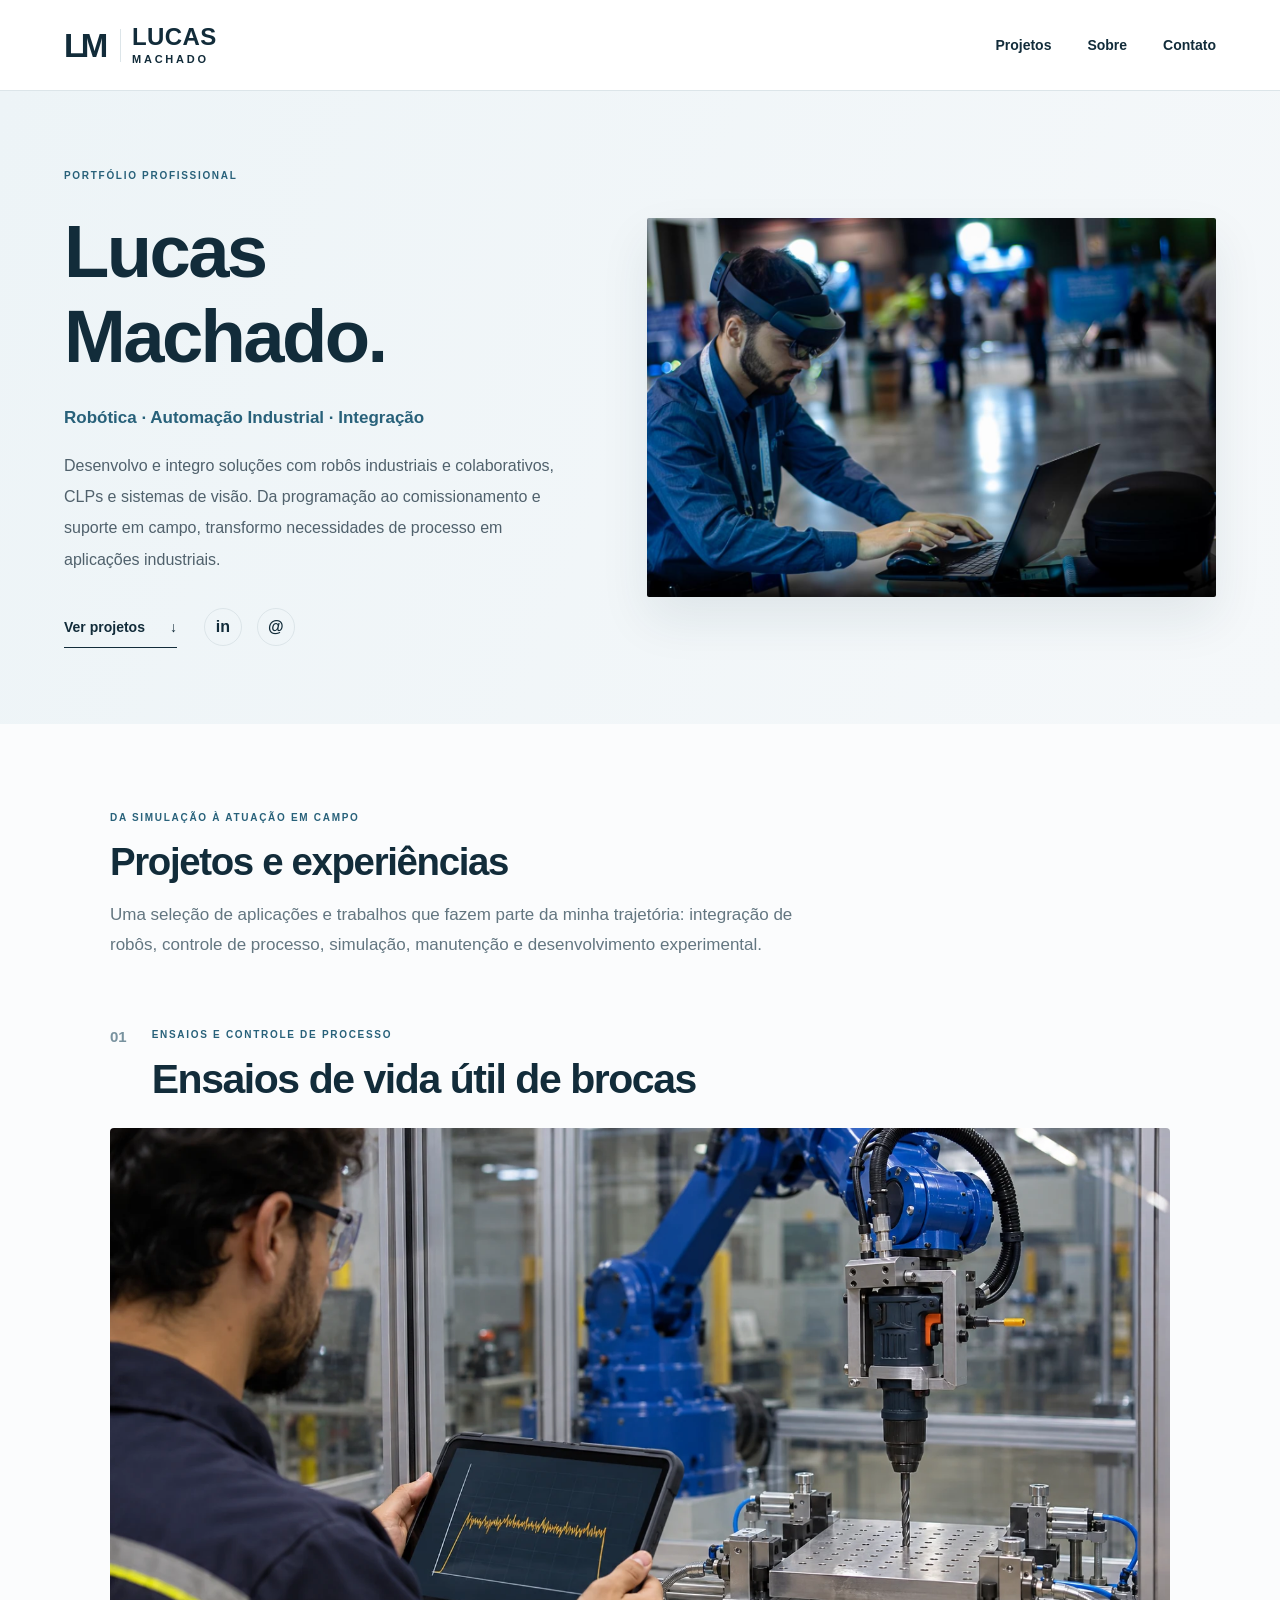
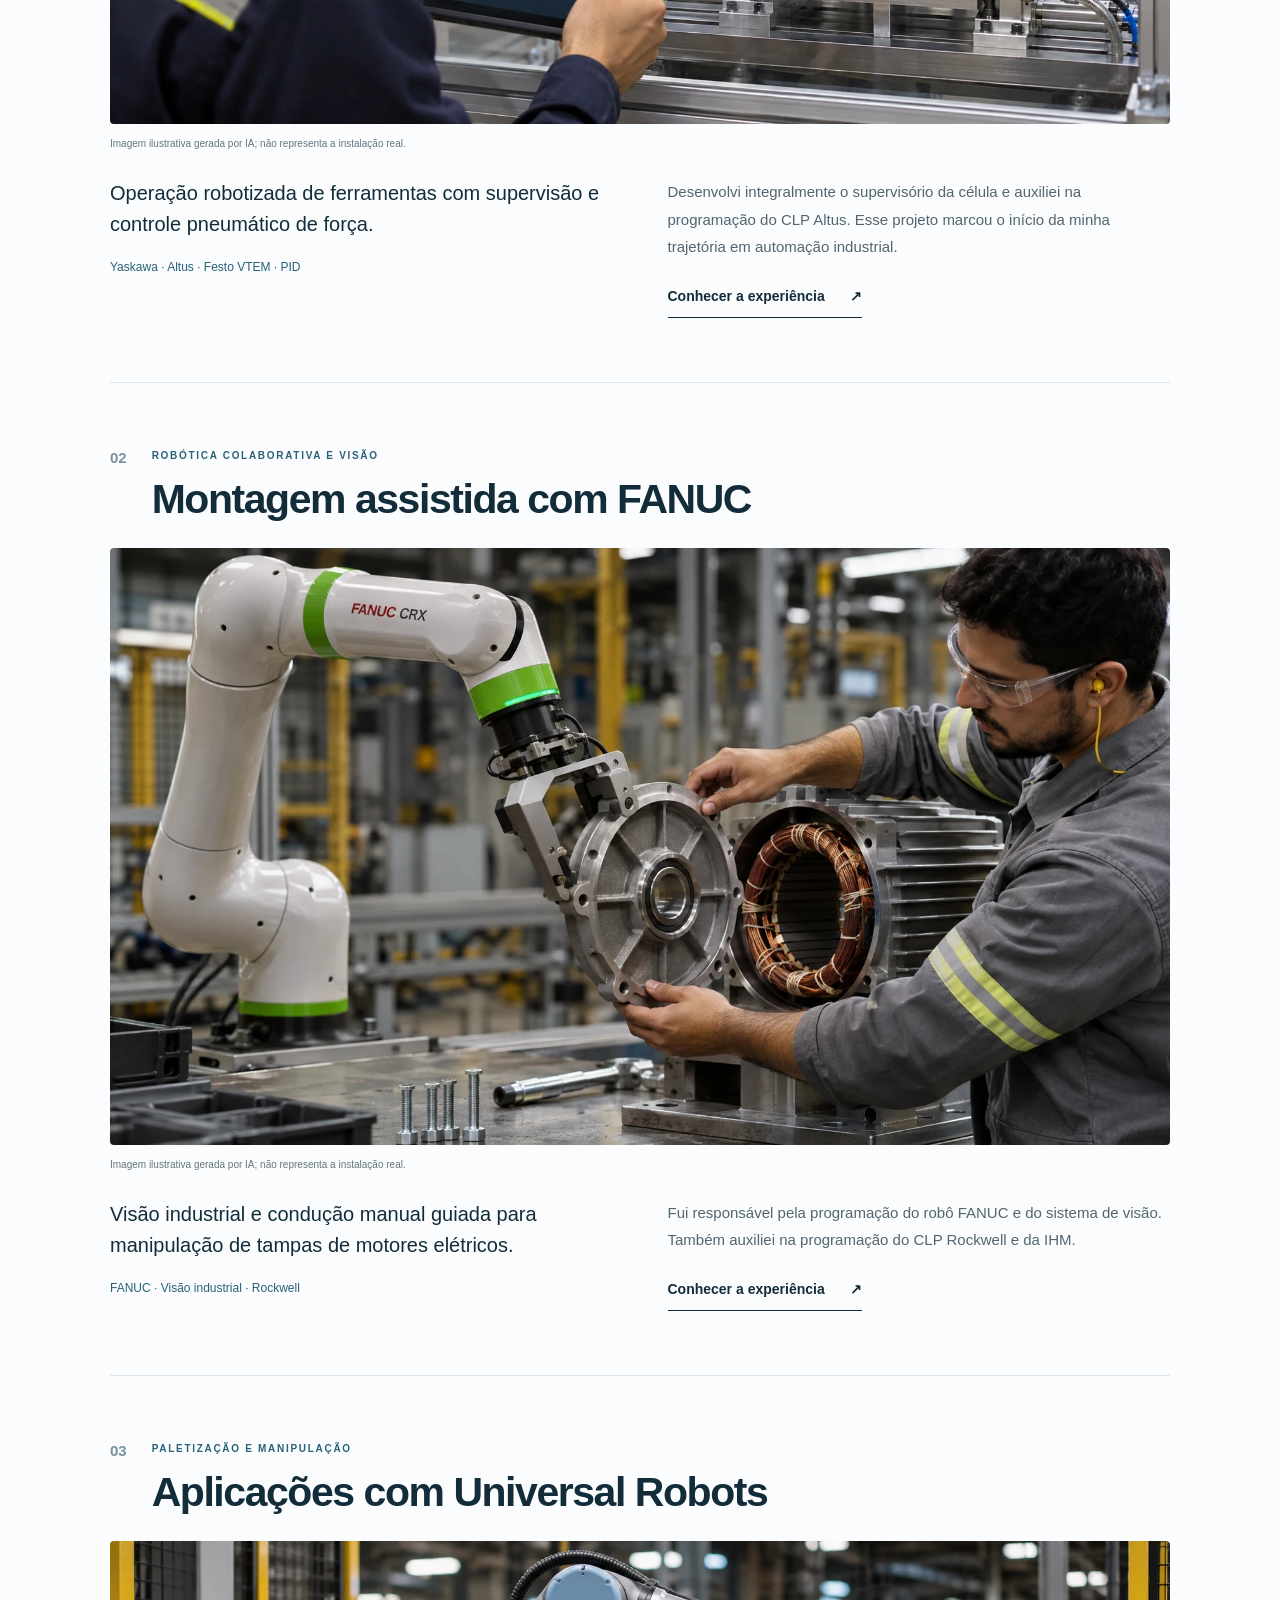
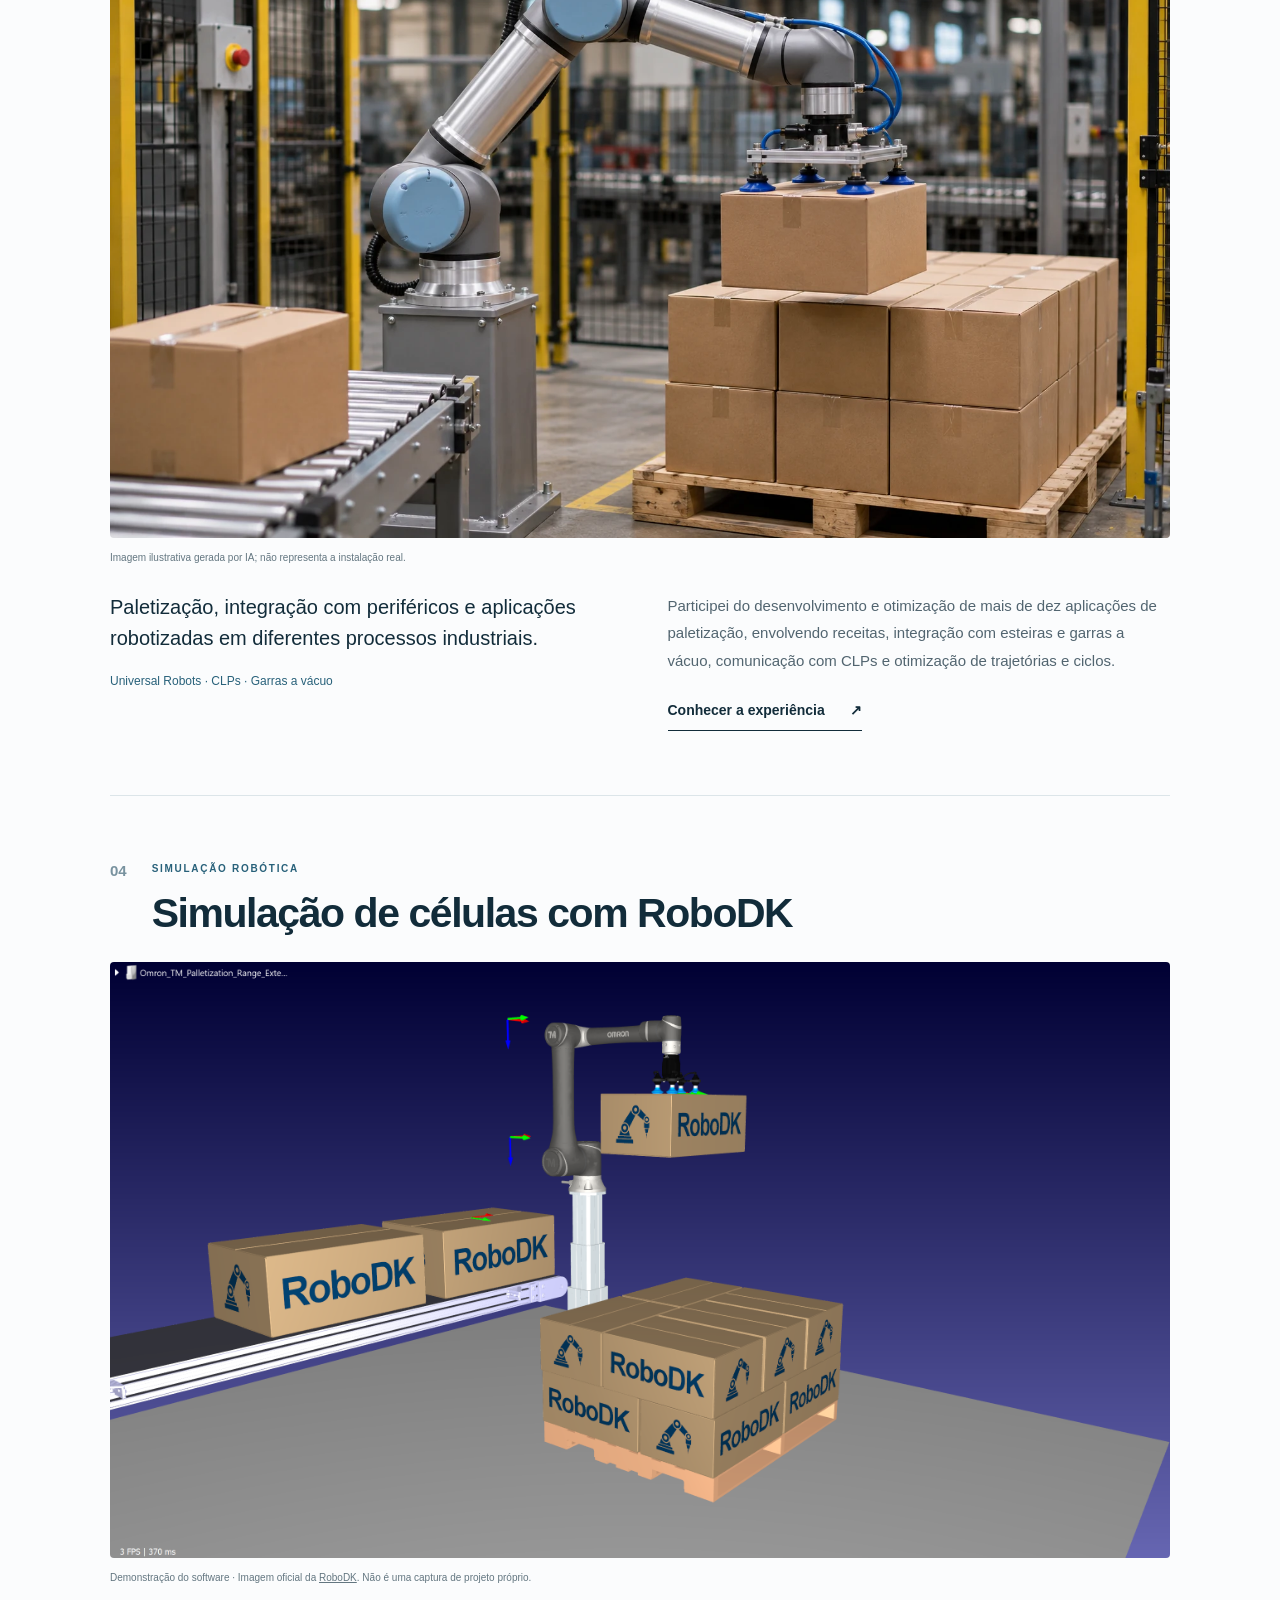
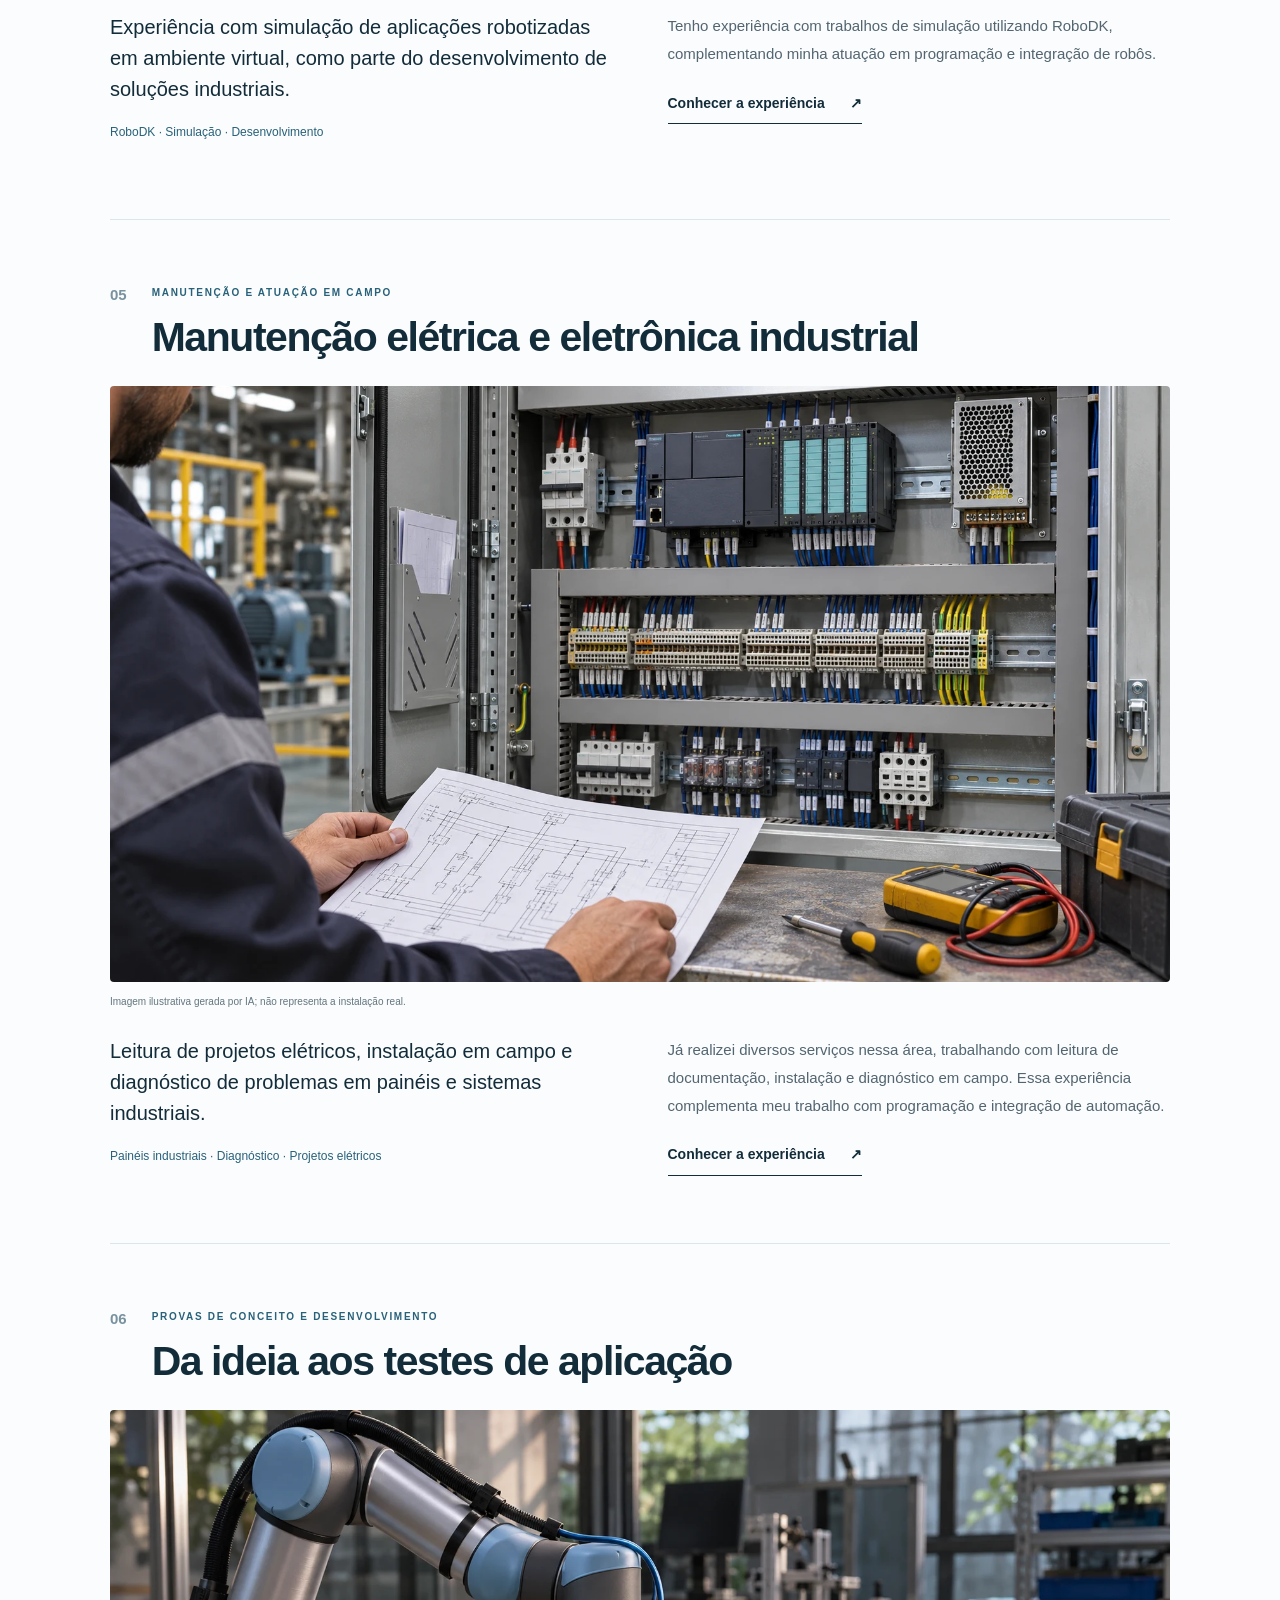
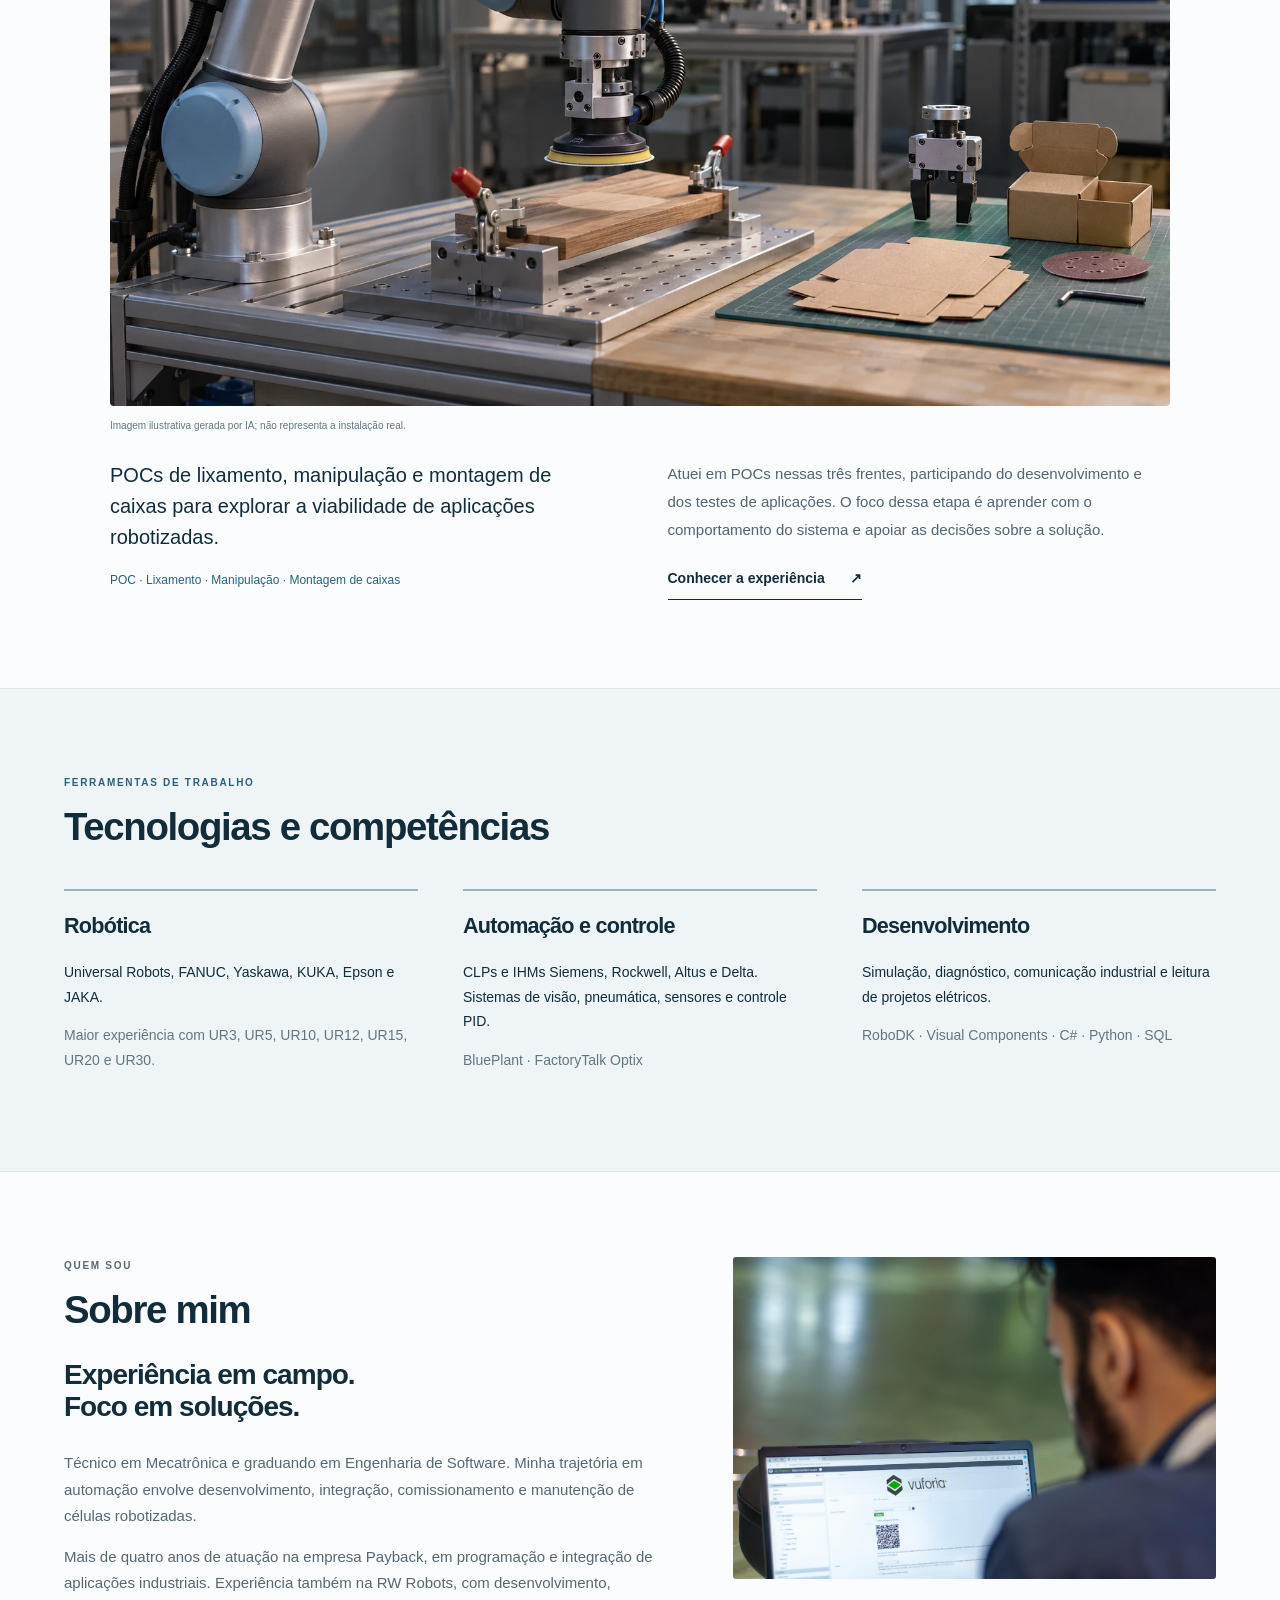
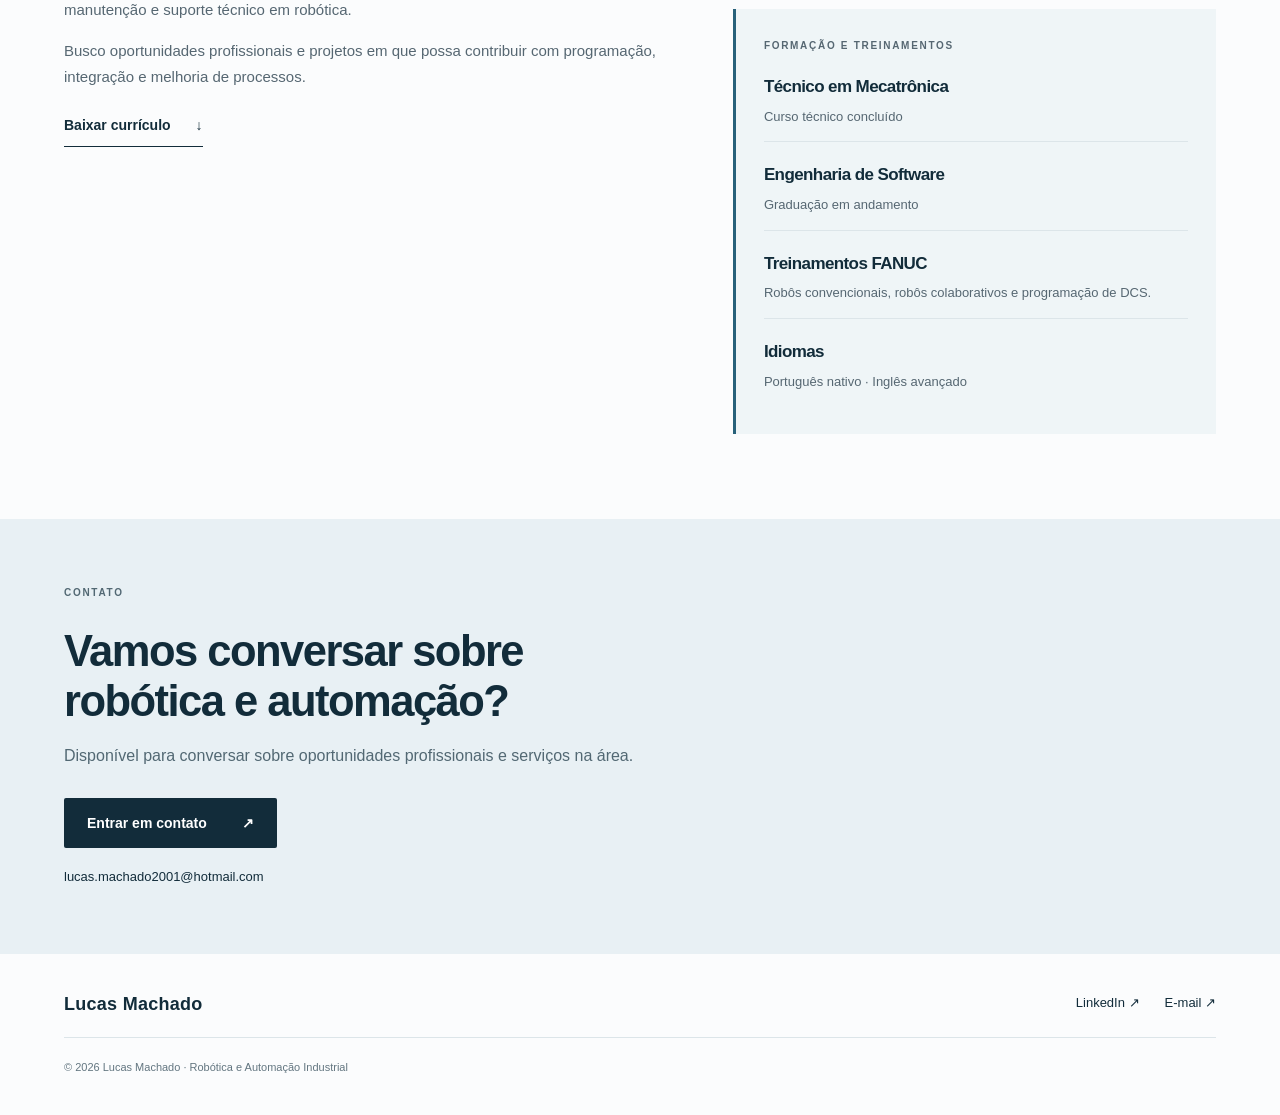
<file: index.html>
<!doctype html><html lang="pt-BR"><head><meta charset="utf-8"><meta name="viewport" content="width=device-width,initial-scale=1"><meta name="description" content="Portfólio de Lucas Machado: robótica industrial e colaborativa, CLPs, visão e integração de células robotizadas."><meta name="theme-color" content="#123140"><title>Lucas Machado | Robótica e Automação Industrial</title><link rel="icon" href="favicon.svg" type="image/svg+xml"><link rel="stylesheet" href="style.css?v=3"></head><body><a class="skip" href="#conteudo">Pular para o conteúdo</a><header><div class="nav wrap"><a class="brand" href="index.html" aria-label="Página inicial de Lucas Machado"><span class="monogram">LM</span><span>LUCAS<small>MACHADO</small></span></a><nav aria-label="Navegação principal"><a href="index.html#projetos">Projetos</a><a href="index.html#sobre">Sobre</a><a href="index.html#contato">Contato</a></nav></div></header><main id="conteudo"><section class="hero"><div class="wrap hero-grid"><div><p class="eyebrow">PORTFÓLIO PROFISSIONAL</p><h1>Lucas<br>Machado.</h1><p class="specialty">Robótica · Automação Industrial · Integração</p><p class="intro">Desenvolvo e integro soluções com robôs industriais e colaborativos, CLPs e sistemas de visão. Da programação ao comissionamento e suporte em campo, transformo necessidades de processo em aplicações industriais.</p><div class="actions"><a class="text-link" href="#projetos">Ver projetos <span>↓</span></a><a class="social" href="https://www.linkedin.com/in/lucas-machado-51248b234/" aria-label="LinkedIn de Lucas Machado">in</a><a class="social" href="mailto:lucas.machado2001@hotmail.com" aria-label="Enviar e-mail para Lucas Machado">@</a></div></div><figure class="hero-image portrait"><img src="lucas-trabalho-principal.jpg" alt="Lucas Machado trabalhando no notebook com dispositivo de realidade mista" width="1280" height="851"></figure></div></section>
<section class="section wrap experiences" id="projetos"><p class="eyebrow">DA SIMULAÇÃO À ATUAÇÃO EM CAMPO</p><h2>Projetos e experiências</h2><p class="section-intro">Uma seleção de aplicações e trabalhos que fazem parte da minha trajetória: integração de robôs, controle de processo, simulação, manutenção e desenvolvimento experimental.</p><div class="experience-list"><article class="experience reveal" id="ensaios-de-brocas"><div class="experience-head"><span class="project-number">01</span><div><p class="eyebrow">ENSAIOS E CONTROLE DE PROCESSO</p><h3><a href="ensaios-de-brocas.html">Ensaios de vida útil de brocas</a></h3></div></div><figure><a class="experience-image" href="ensaios-de-brocas.html" aria-label="Conhecer Ensaios de vida útil de brocas"><img src="ensaio-brocas.webp" alt="Cena ilustrativa: Ensaios de vida útil de brocas" loading="lazy" width="1672" height="941"></a><figcaption>Imagem ilustrativa gerada por IA; não representa a instalação real.</figcaption></figure><div class="experience-copy"><div><p class="experience-intro">Operação robotizada de ferramentas com supervisão e controle pneumático de força.</p><p class="tech">Yaskawa · Altus · Festo VTEM · PID</p></div><div><p>Desenvolvi integralmente o supervisório da célula e auxiliei na programação do CLP Altus. Esse projeto marcou o início da minha trajetória em automação industrial.</p><a class="text-link" href="ensaios-de-brocas.html">Conhecer a experiência <span>↗</span></a></div></div></article><article class="experience reveal" id="montagem-colaborativa"><div class="experience-head"><span class="project-number">02</span><div><p class="eyebrow">ROBÓTICA COLABORATIVA E VISÃO</p><h3><a href="montagem-colaborativa.html">Montagem assistida com FANUC</a></h3></div></div><figure><a class="experience-image" href="montagem-colaborativa.html" aria-label="Conhecer Montagem assistida com FANUC"><img src="montagem-colaborativa.webp" alt="Cena ilustrativa: Montagem assistida com FANUC" loading="lazy" width="1672" height="941"></a><figcaption>Imagem ilustrativa gerada por IA; não representa a instalação real.</figcaption></figure><div class="experience-copy"><div><p class="experience-intro">Visão industrial e condução manual guiada para manipulação de tampas de motores elétricos.</p><p class="tech">FANUC · Visão industrial · Rockwell</p></div><div><p>Fui responsável pela programação do robô FANUC e do sistema de visão. Também auxiliei na programação do CLP Rockwell e da IHM.</p><a class="text-link" href="montagem-colaborativa.html">Conhecer a experiência <span>↗</span></a></div></div></article><article class="experience reveal" id="universal-robots"><div class="experience-head"><span class="project-number">03</span><div><p class="eyebrow">PALETIZAÇÃO E MANIPULAÇÃO</p><h3><a href="universal-robots.html">Aplicações com Universal Robots</a></h3></div></div><figure><a class="experience-image" href="universal-robots.html" aria-label="Conhecer Aplicações com Universal Robots"><img src="paletizacao.webp" alt="Cena ilustrativa: Aplicações com Universal Robots" loading="lazy" width="1672" height="941"></a><figcaption>Imagem ilustrativa gerada por IA; não representa a instalação real.</figcaption></figure><div class="experience-copy"><div><p class="experience-intro">Paletização, integração com periféricos e aplicações robotizadas em diferentes processos industriais.</p><p class="tech">Universal Robots · CLPs · Garras a vácuo</p></div><div><p>Participei do desenvolvimento e otimização de mais de dez aplicações de paletização, envolvendo receitas, integração com esteiras e garras a vácuo, comunicação com CLPs e otimização de trajetórias e ciclos.</p><a class="text-link" href="universal-robots.html">Conhecer a experiência <span>↗</span></a></div></div></article><article class="experience reveal" id="simulacao-robodk"><div class="experience-head"><span class="project-number">04</span><div><p class="eyebrow">SIMULAÇÃO ROBÓTICA</p><h3><a href="simulacao-robodk.html">Simulação de células com RoboDK</a></h3></div></div><figure><a class="experience-image" href="simulacao-robodk.html" aria-label="Conhecer Simulação de células com RoboDK"><img src="robodk-simulacao.png" alt="Demonstração oficial de paletização no RoboDK" loading="lazy" width="1672" height="941"></a><figcaption>Demonstração do software · Imagem oficial da <a href="https://robodk.com/news-media">RoboDK</a>. Não é uma captura de projeto próprio.</figcaption></figure><div class="experience-copy"><div><p class="experience-intro">Experiência com simulação de aplicações robotizadas em ambiente virtual, como parte do desenvolvimento de soluções industriais.</p><p class="tech">RoboDK · Simulação · Desenvolvimento</p></div><div><p>Tenho experiência com trabalhos de simulação utilizando RoboDK, complementando minha atuação em programação e integração de robôs.</p><a class="text-link" href="simulacao-robodk.html">Conhecer a experiência <span>↗</span></a></div></div></article><article class="experience reveal" id="manutencao-industrial"><div class="experience-head"><span class="project-number">05</span><div><p class="eyebrow">MANUTENÇÃO E ATUAÇÃO EM CAMPO</p><h3><a href="manutencao-industrial.html">Manutenção elétrica e eletrônica industrial</a></h3></div></div><figure><a class="experience-image" href="manutencao-industrial.html" aria-label="Conhecer Manutenção elétrica e eletrônica industrial"><img src="manutencao.webp" alt="Cena ilustrativa: Manutenção elétrica e eletrônica industrial" loading="lazy" width="1672" height="941"></a><figcaption>Imagem ilustrativa gerada por IA; não representa a instalação real.</figcaption></figure><div class="experience-copy"><div><p class="experience-intro">Leitura de projetos elétricos, instalação em campo e diagnóstico de problemas em painéis e sistemas industriais.</p><p class="tech">Painéis industriais · Diagnóstico · Projetos elétricos</p></div><div><p>Já realizei diversos serviços nessa área, trabalhando com leitura de documentação, instalação e diagnóstico em campo. Essa experiência complementa meu trabalho com programação e integração de automação.</p><a class="text-link" href="manutencao-industrial.html">Conhecer a experiência <span>↗</span></a></div></div></article><article class="experience reveal" id="provas-de-conceito"><div class="experience-head"><span class="project-number">06</span><div><p class="eyebrow">PROVAS DE CONCEITO E DESENVOLVIMENTO</p><h3><a href="provas-de-conceito.html">Da ideia aos testes de aplicação</a></h3></div></div><figure><a class="experience-image" href="provas-de-conceito.html" aria-label="Conhecer Da ideia aos testes de aplicação"><img src="poc.webp" alt="Cena ilustrativa: Da ideia aos testes de aplicação" loading="lazy" width="1672" height="941"></a><figcaption>Imagem ilustrativa gerada por IA; não representa a instalação real.</figcaption></figure><div class="experience-copy"><div><p class="experience-intro">POCs de lixamento, manipulação e montagem de caixas para explorar a viabilidade de aplicações robotizadas.</p><p class="tech">POC · Lixamento · Manipulação · Montagem de caixas</p></div><div><p>Atuei em POCs nessas três frentes, participando do desenvolvimento e dos testes de aplicações. O foco dessa etapa é aprender com o comportamento do sistema e apoiar as decisões sobre a solução.</p><a class="text-link" href="provas-de-conceito.html">Conhecer a experiência <span>↗</span></a></div></div></article></div></section><section class="skills-section"><div class="wrap section"><p class="eyebrow">FERRAMENTAS DE TRABALHO</p><h2>Tecnologias e competências</h2><div class="skills-grid"><div><h3>Robótica</h3><p>Universal Robots, FANUC, Yaskawa, KUKA, Epson e JAKA.</p><p class="muted">Maior experiência com UR3, UR5, UR10, UR12, UR15, UR20 e UR30.</p></div><div><h3>Automação e controle</h3><p>CLPs e IHMs Siemens, Rockwell, Altus e Delta. Sistemas de visão, pneumática, sensores e controle PID.</p><p class="muted">BluePlant · FactoryTalk Optix</p></div><div><h3>Desenvolvimento</h3><p>Simulação, diagnóstico, comunicação industrial e leitura de projetos elétricos.</p><p class="muted">RoboDK · Visual Components · C# · Python · SQL</p></div></div></div></section>
<section class="section wrap about" id="sobre"><div><p class="eyebrow">QUEM SOU</p><h2>Sobre mim</h2><h3>Experiência em campo.<br>Foco em soluções.</h3><p>Técnico em Mecatrônica e graduando em Engenharia de Software. Minha trajetória em automação envolve desenvolvimento, integração, comissionamento e manutenção de células robotizadas.</p><p>Mais de quatro anos de atuação na empresa Payback, em programação e integração de aplicações industriais. Experiência também na RW Robots, com desenvolvimento, manutenção e suporte técnico em robótica.</p><p>Busco oportunidades profissionais e projetos em que possa contribuir com programação, integração e melhoria de processos.</p><a class="text-link" href="curriculo-lucas-machado.pdf" download>Baixar currículo <span>↓</span></a></div><div class="about-side"><figure class="about-photo"><img src="lucas-vuforia.jpg" alt="Lucas Machado trabalhando no notebook com Vuforia na tela" width="1280" height="851" loading="lazy"></figure><aside class="education"><p class="eyebrow">FORMAÇÃO E TREINAMENTOS</p><div><h3>Técnico em Mecatrônica</h3><p>Curso técnico concluído</p></div><div><h3>Engenharia de Software</h3><p>Graduação em andamento</p></div><div><h3>Treinamentos FANUC</h3><p>Robôs convencionais, robôs colaborativos e programação de DCS.</p></div><div><h3>Idiomas</h3><p>Português nativo · Inglês avançado</p></div></aside></div></section>
<section class="contact" id="contato"><div class="wrap"><p class="eyebrow">CONTATO</p><h2>Vamos conversar sobre<br>robótica e automação?</h2><p>Disponível para conversar sobre oportunidades profissionais e serviços na área.</p><a class="button" href="mailto:lucas.machado2001@hotmail.com">Entrar em contato <span>↗</span></a><a class="contact-email" href="mailto:lucas.machado2001@hotmail.com">lucas.machado2001@hotmail.com</a></div></section></main><footer class="wrap"><a class="brand foot-brand" href="index.html">Lucas Machado</a><div><a href="https://www.linkedin.com/in/lucas-machado-51248b234/">LinkedIn ↗</a><a href="mailto:lucas.machado2001@hotmail.com">E-mail ↗</a></div><small>© 2026 Lucas Machado · Robótica e Automação Industrial</small></footer><script src="interactions.js" defer></script></body></html>
</file>
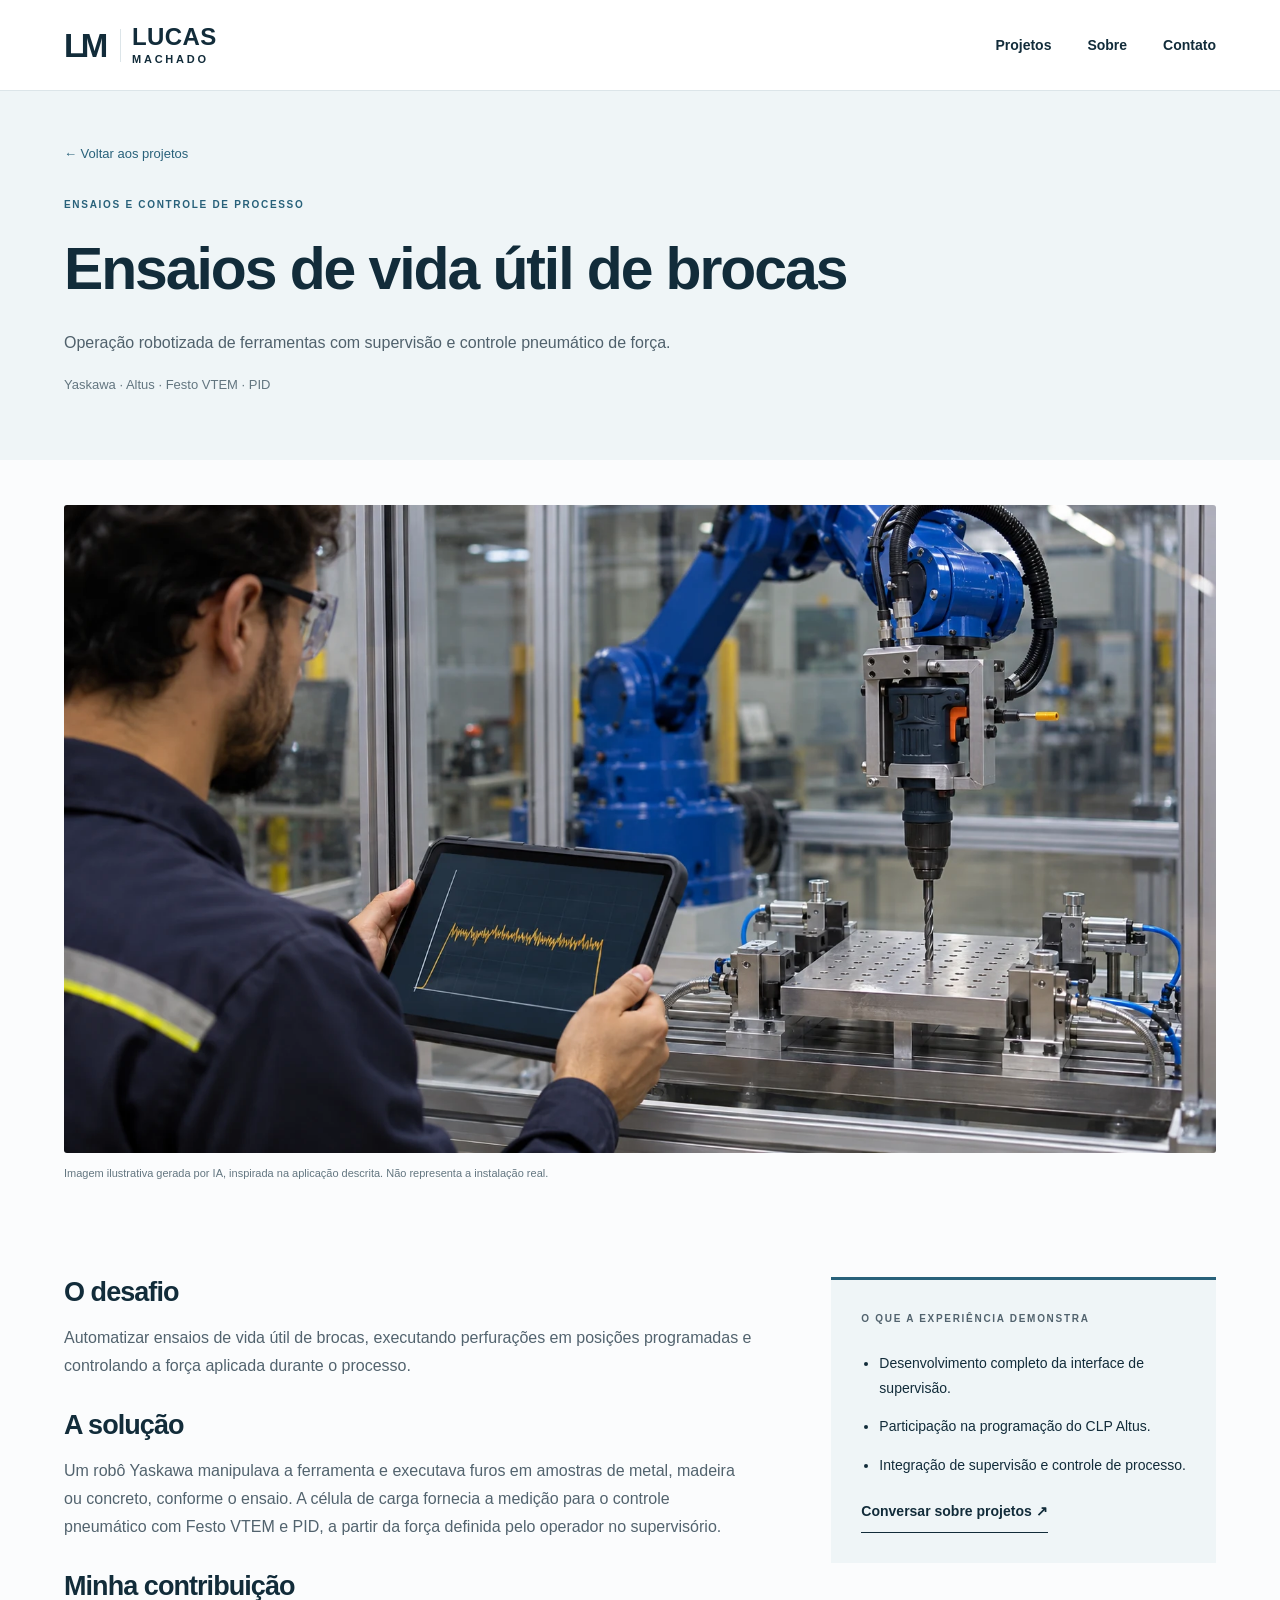
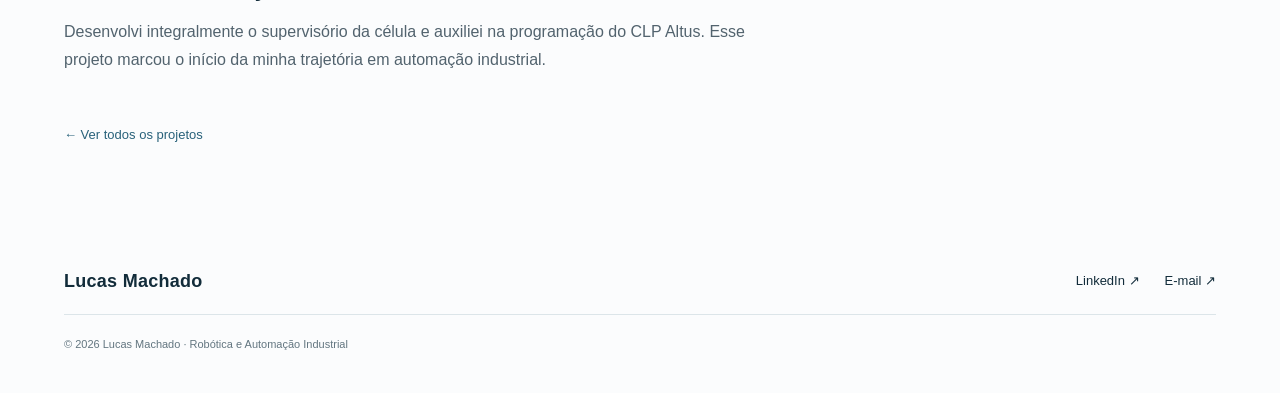
<file: ensaios-de-brocas.html>
<!doctype html><html lang="pt-BR"><head><meta charset="utf-8"><meta name="viewport" content="width=device-width,initial-scale=1"><meta name="description" content="Operação robotizada de ferramentas com supervisão e controle pneumático de força."><meta name="theme-color" content="#123140"><title>Ensaios de vida útil de brocas | Lucas Machado</title><link rel="icon" href="favicon.svg" type="image/svg+xml"><link rel="stylesheet" href="style.css"></head><body><a class="skip" href="#conteudo">Pular para o conteúdo</a><header><div class="nav wrap"><a class="brand" href="index.html" aria-label="Página inicial de Lucas Machado"><span class="monogram">LM</span><span>LUCAS<small>MACHADO</small></span></a><nav aria-label="Navegação principal"><a href="index.html#projetos">Projetos</a><a href="index.html#sobre">Sobre</a><a href="index.html#contato">Contato</a></nav></div></header><main id="conteudo"><section class="project-hero"><div class="wrap"><a class="back" href="index.html#projetos">← Voltar aos projetos</a><p class="eyebrow">ENSAIOS E CONTROLE DE PROCESSO</p><h1>Ensaios de vida útil de brocas</h1><p class="intro">Operação robotizada de ferramentas com supervisão e controle pneumático de força.</p><p class="tech">Yaskawa · Altus · Festo VTEM · PID</p></div></section><div class="wrap project-body"><figure><img class="project-photo" src="ensaio-brocas.webp" alt="Imagem ilustrativa de ensaios de vida útil de brocas" width="1672" height="941"><figcaption>Imagem ilustrativa gerada por IA, inspirada na aplicação descrita. Não representa a instalação real.</figcaption></figure><div class="case-grid"><section><h2>O desafio</h2><p>Automatizar ensaios de vida útil de brocas, executando perfurações em posições programadas e controlando a força aplicada durante o processo.</p><h2>A solução</h2><p>Um robô Yaskawa manipulava a ferramenta e executava furos em amostras de metal, madeira ou concreto, conforme o ensaio. A célula de carga fornecia a medição para o controle pneumático com Festo VTEM e PID, a partir da força definida pelo operador no supervisório.</p><h2>Minha contribuição</h2><p>Desenvolvi integralmente o supervisório da célula e auxiliei na programação do CLP Altus. Esse projeto marcou o início da minha trajetória em automação industrial.</p></section><aside class="case-aside"><p class="eyebrow">O QUE A EXPERIÊNCIA DEMONSTRA</p><ul><li>Desenvolvimento completo da interface de supervisão.</li><li>Participação na programação do CLP Altus.</li><li>Integração de supervisão e controle de processo.</li></ul><a class="text-link" href="mailto:lucas.machado2001@hotmail.com">Conversar sobre projetos ↗</a></aside></div><a class="back" href="index.html#projetos">← Ver todos os projetos</a></div></main><footer class="wrap"><a class="brand foot-brand" href="index.html">Lucas Machado</a><div><a href="https://www.linkedin.com/in/lucas-machado-51248b234/">LinkedIn ↗</a><a href="mailto:lucas.machado2001@hotmail.com">E-mail ↗</a></div><small>© 2026 Lucas Machado · Robótica e Automação Industrial</small></footer></body></html>
</file>
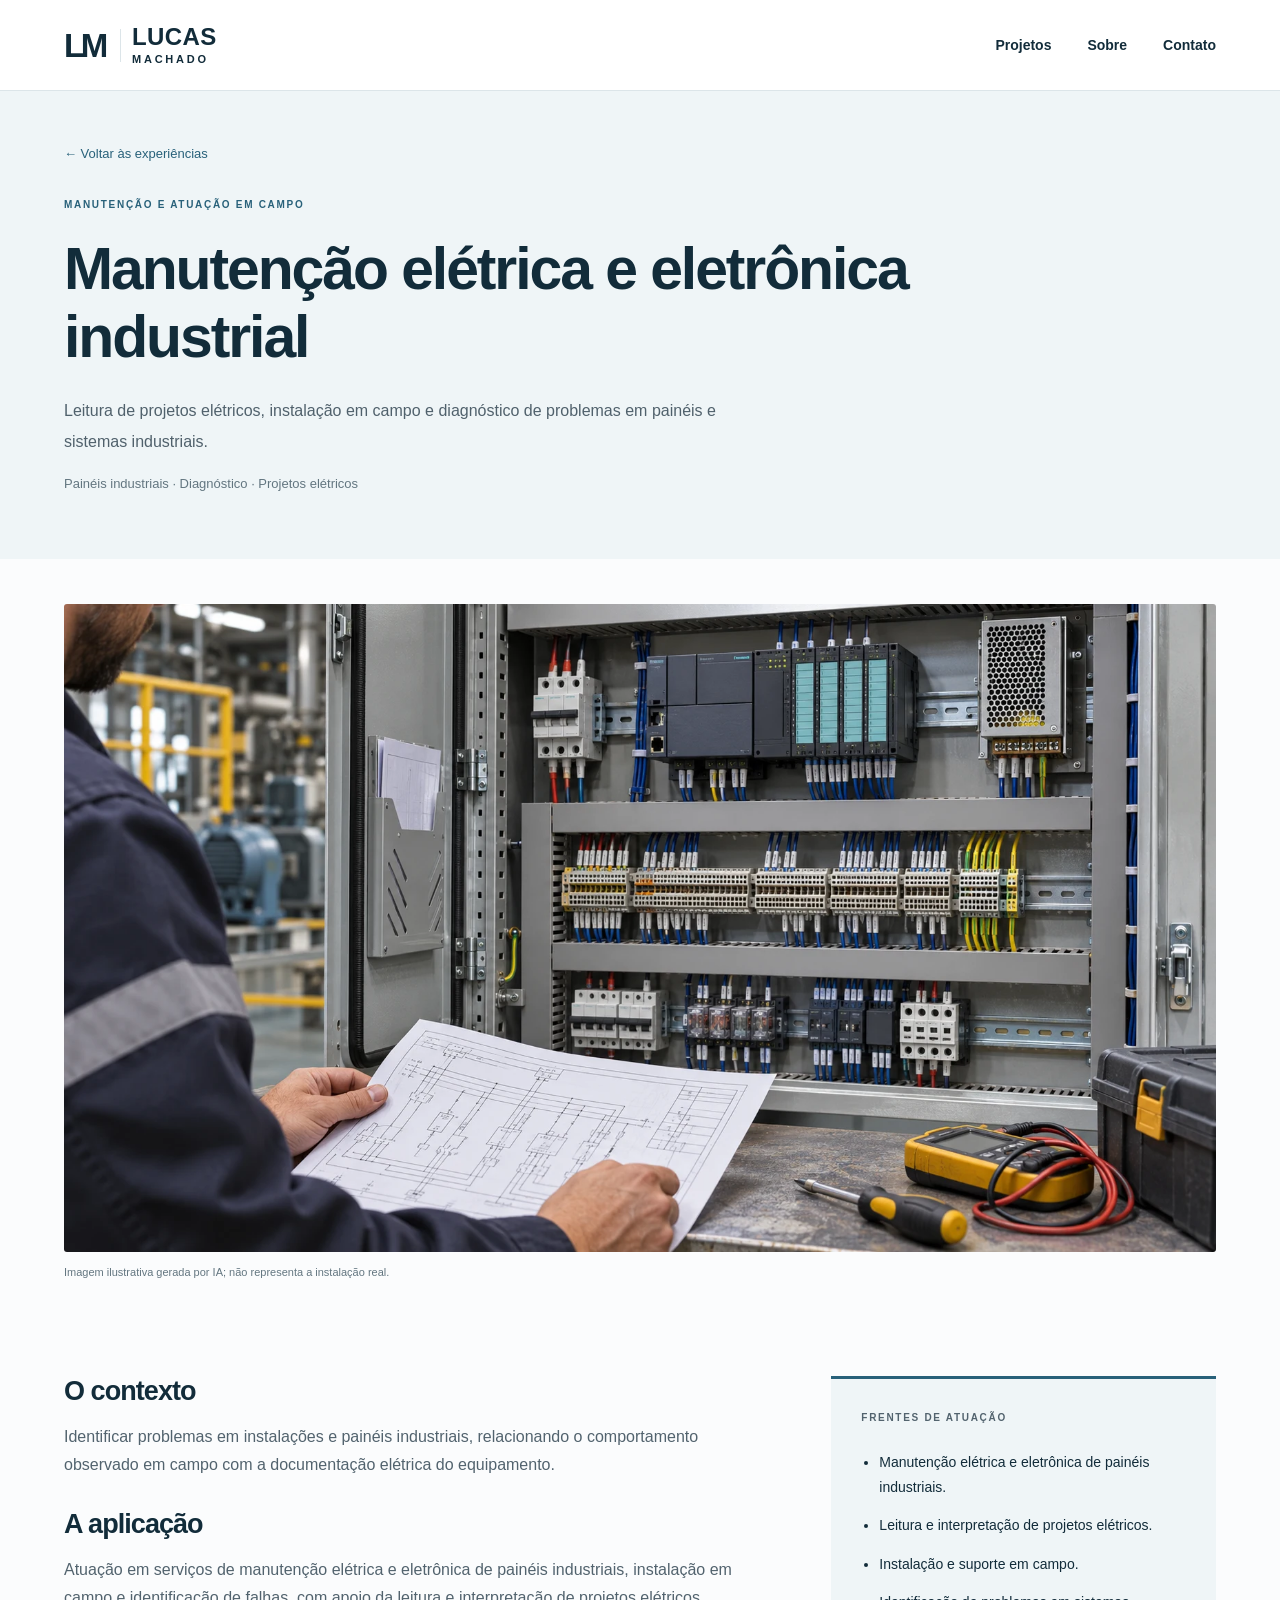
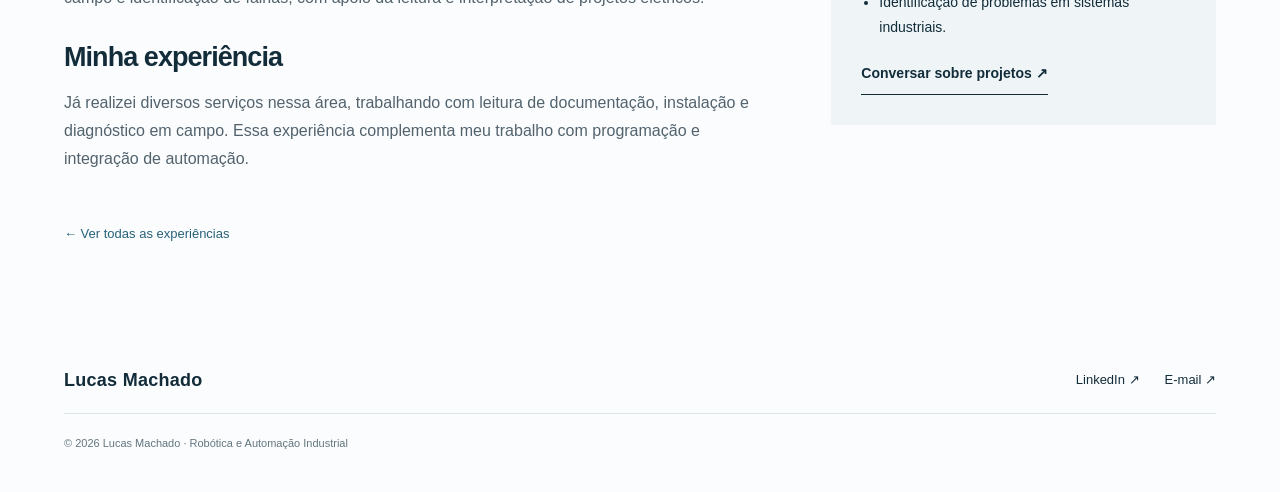
<file: manutencao-industrial.html>
<!doctype html><html lang="pt-BR"><head><meta charset="utf-8"><meta name="viewport" content="width=device-width,initial-scale=1"><meta name="description" content="Leitura de projetos elétricos, instalação em campo e diagnóstico de problemas em painéis e sistemas industriais."><meta name="theme-color" content="#123140"><title>Manutenção elétrica e eletrônica industrial | Lucas Machado</title><link rel="icon" href="favicon.svg" type="image/svg+xml"><link rel="stylesheet" href="style.css?v=2"></head><body><a class="skip" href="#conteudo">Pular para o conteúdo</a><header><div class="nav wrap"><a class="brand" href="index.html" aria-label="Página inicial de Lucas Machado"><span class="monogram">LM</span><span>LUCAS<small>MACHADO</small></span></a><nav aria-label="Navegação principal"><a href="index.html#projetos">Projetos</a><a href="index.html#sobre">Sobre</a><a href="index.html#contato">Contato</a></nav></div></header><main id="conteudo"><section class="project-hero"><div class="wrap"><a class="back" href="index.html#projetos">← Voltar às experiências</a><p class="eyebrow">MANUTENÇÃO E ATUAÇÃO EM CAMPO</p><h1>Manutenção elétrica e eletrônica industrial</h1><p class="intro">Leitura de projetos elétricos, instalação em campo e diagnóstico de problemas em painéis e sistemas industriais.</p><p class="tech">Painéis industriais · Diagnóstico · Projetos elétricos</p></div></section><div class="wrap project-body"><figure><img class="project-photo" src="manutencao.webp" alt="Manutenção elétrica e eletrônica industrial" width="1672" height="941"><figcaption>Imagem ilustrativa gerada por IA; não representa a instalação real.</figcaption></figure><div class="case-grid"><section><h2>O contexto</h2><p>Identificar problemas em instalações e painéis industriais, relacionando o comportamento observado em campo com a documentação elétrica do equipamento.</p><h2>A aplicação</h2><p>Atuação em serviços de manutenção elétrica e eletrônica de painéis industriais, instalação em campo e identificação de falhas, com apoio da leitura e interpretação de projetos elétricos.</p><h2>Minha experiência</h2><p>Já realizei diversos serviços nessa área, trabalhando com leitura de documentação, instalação e diagnóstico em campo. Essa experiência complementa meu trabalho com programação e integração de automação.</p></section><aside class="case-aside"><p class="eyebrow">FRENTES DE ATUAÇÃO</p><ul><li>Manutenção elétrica e eletrônica de painéis industriais.</li><li>Leitura e interpretação de projetos elétricos.</li><li>Instalação e suporte em campo.</li><li>Identificação de problemas em sistemas industriais.</li></ul><a class="text-link" href="mailto:lucas.machado2001@hotmail.com">Conversar sobre projetos ↗</a></aside></div><a class="back" href="index.html#projetos">← Ver todas as experiências</a></div></main><footer class="wrap"><a class="brand foot-brand" href="index.html">Lucas Machado</a><div><a href="https://www.linkedin.com/in/lucas-machado-51248b234/">LinkedIn ↗</a><a href="mailto:lucas.machado2001@hotmail.com">E-mail ↗</a></div><small>© 2026 Lucas Machado · Robótica e Automação Industrial</small></footer></body></html>
</file>
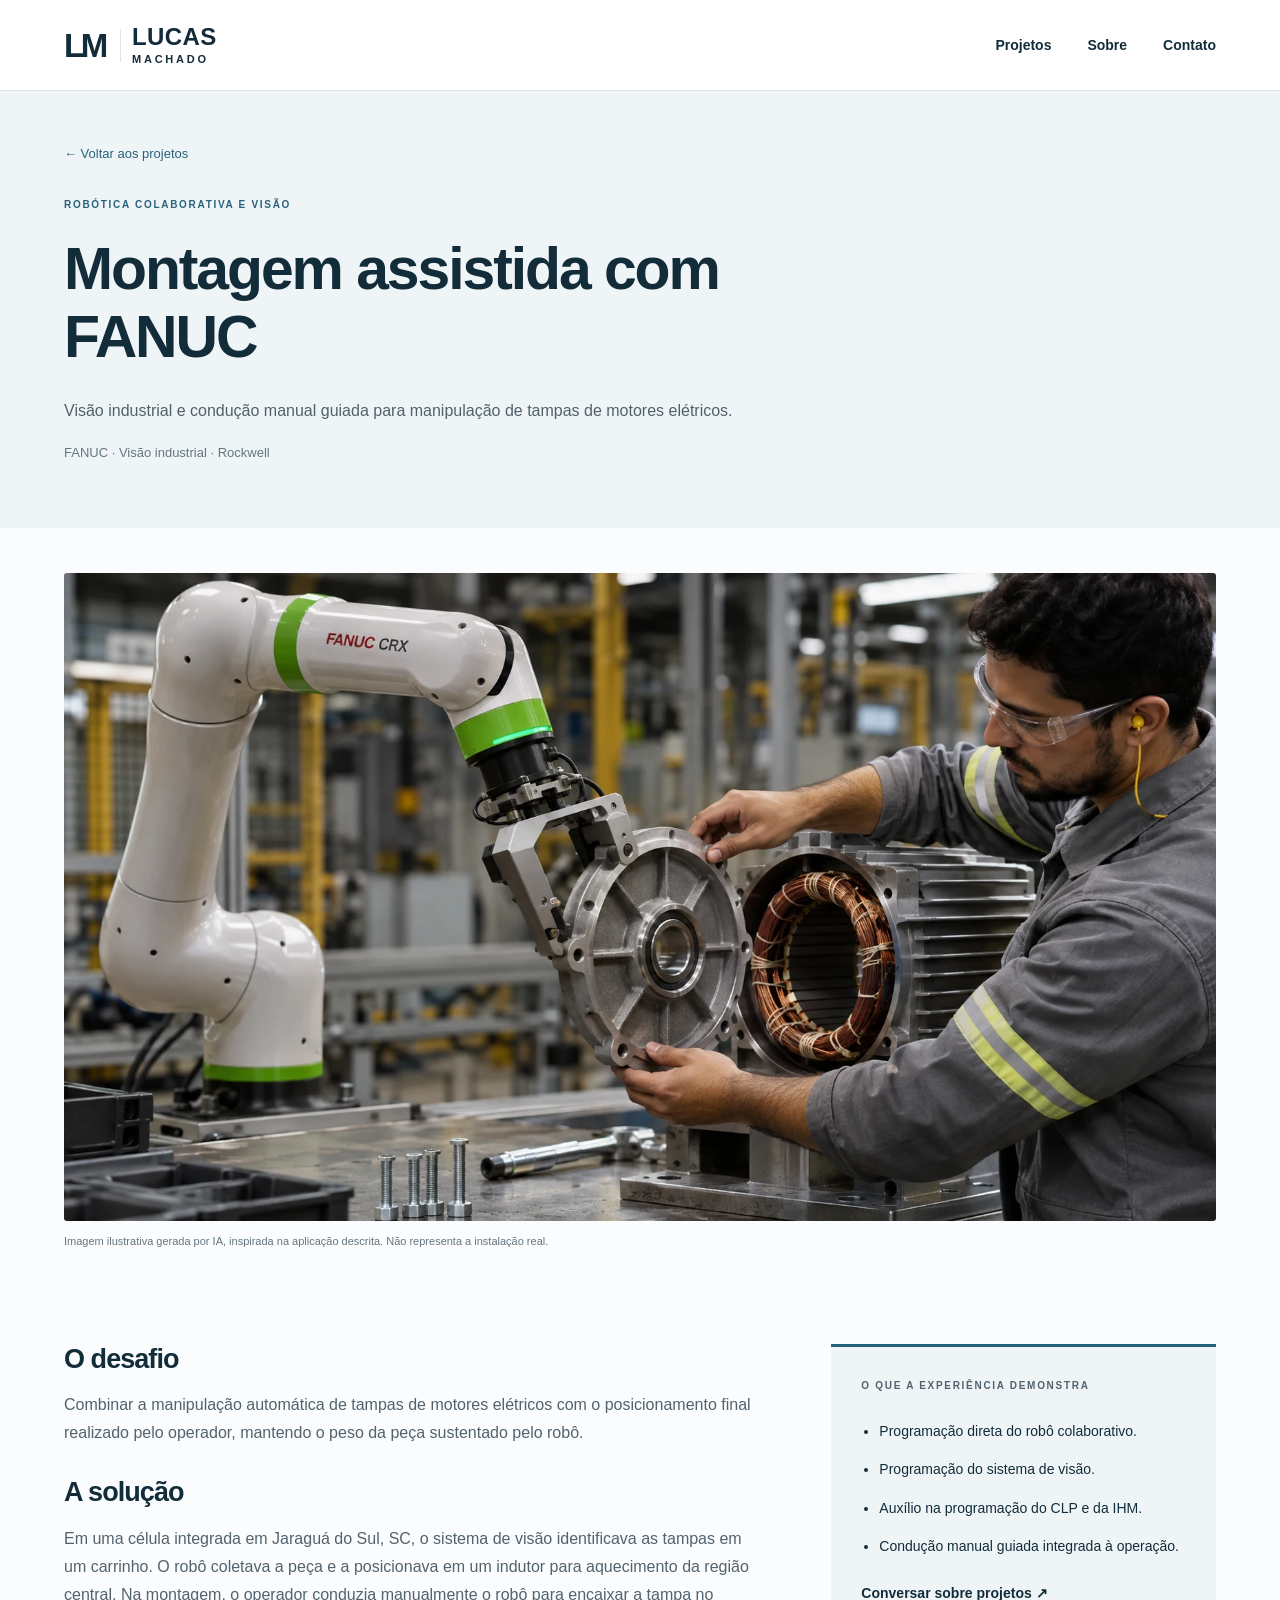
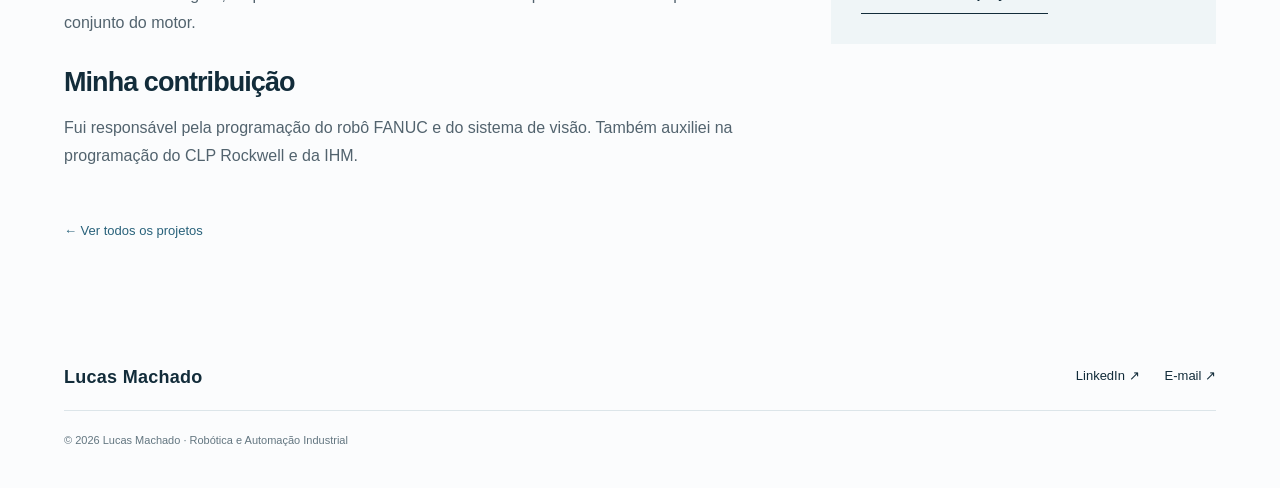
<file: montagem-colaborativa.html>
<!doctype html><html lang="pt-BR"><head><meta charset="utf-8"><meta name="viewport" content="width=device-width,initial-scale=1"><meta name="description" content="Visão industrial e condução manual guiada para manipulação de tampas de motores elétricos."><meta name="theme-color" content="#123140"><title>Montagem assistida com FANUC | Lucas Machado</title><link rel="icon" href="favicon.svg" type="image/svg+xml"><link rel="stylesheet" href="style.css"></head><body><a class="skip" href="#conteudo">Pular para o conteúdo</a><header><div class="nav wrap"><a class="brand" href="index.html" aria-label="Página inicial de Lucas Machado"><span class="monogram">LM</span><span>LUCAS<small>MACHADO</small></span></a><nav aria-label="Navegação principal"><a href="index.html#projetos">Projetos</a><a href="index.html#sobre">Sobre</a><a href="index.html#contato">Contato</a></nav></div></header><main id="conteudo"><section class="project-hero"><div class="wrap"><a class="back" href="index.html#projetos">← Voltar aos projetos</a><p class="eyebrow">ROBÓTICA COLABORATIVA E VISÃO</p><h1>Montagem assistida com FANUC</h1><p class="intro">Visão industrial e condução manual guiada para manipulação de tampas de motores elétricos.</p><p class="tech">FANUC · Visão industrial · Rockwell</p></div></section><div class="wrap project-body"><figure><img class="project-photo" src="montagem-colaborativa.webp" alt="Imagem ilustrativa de montagem assistida com fanuc" width="1672" height="941"><figcaption>Imagem ilustrativa gerada por IA, inspirada na aplicação descrita. Não representa a instalação real.</figcaption></figure><div class="case-grid"><section><h2>O desafio</h2><p>Combinar a manipulação automática de tampas de motores elétricos com o posicionamento final realizado pelo operador, mantendo o peso da peça sustentado pelo robô.</p><h2>A solução</h2><p>Em uma célula integrada em Jaraguá do Sul, SC, o sistema de visão identificava as tampas em um carrinho. O robô coletava a peça e a posicionava em um indutor para aquecimento da região central. Na montagem, o operador conduzia manualmente o robô para encaixar a tampa no conjunto do motor.</p><h2>Minha contribuição</h2><p>Fui responsável pela programação do robô FANUC e do sistema de visão. Também auxiliei na programação do CLP Rockwell e da IHM.</p></section><aside class="case-aside"><p class="eyebrow">O QUE A EXPERIÊNCIA DEMONSTRA</p><ul><li>Programação direta do robô colaborativo.</li><li>Programação do sistema de visão.</li><li>Auxílio na programação do CLP e da IHM.</li><li>Condução manual guiada integrada à operação.</li></ul><a class="text-link" href="mailto:lucas.machado2001@hotmail.com">Conversar sobre projetos ↗</a></aside></div><a class="back" href="index.html#projetos">← Ver todos os projetos</a></div></main><footer class="wrap"><a class="brand foot-brand" href="index.html">Lucas Machado</a><div><a href="https://www.linkedin.com/in/lucas-machado-51248b234/">LinkedIn ↗</a><a href="mailto:lucas.machado2001@hotmail.com">E-mail ↗</a></div><small>© 2026 Lucas Machado · Robótica e Automação Industrial</small></footer></body></html>
</file>
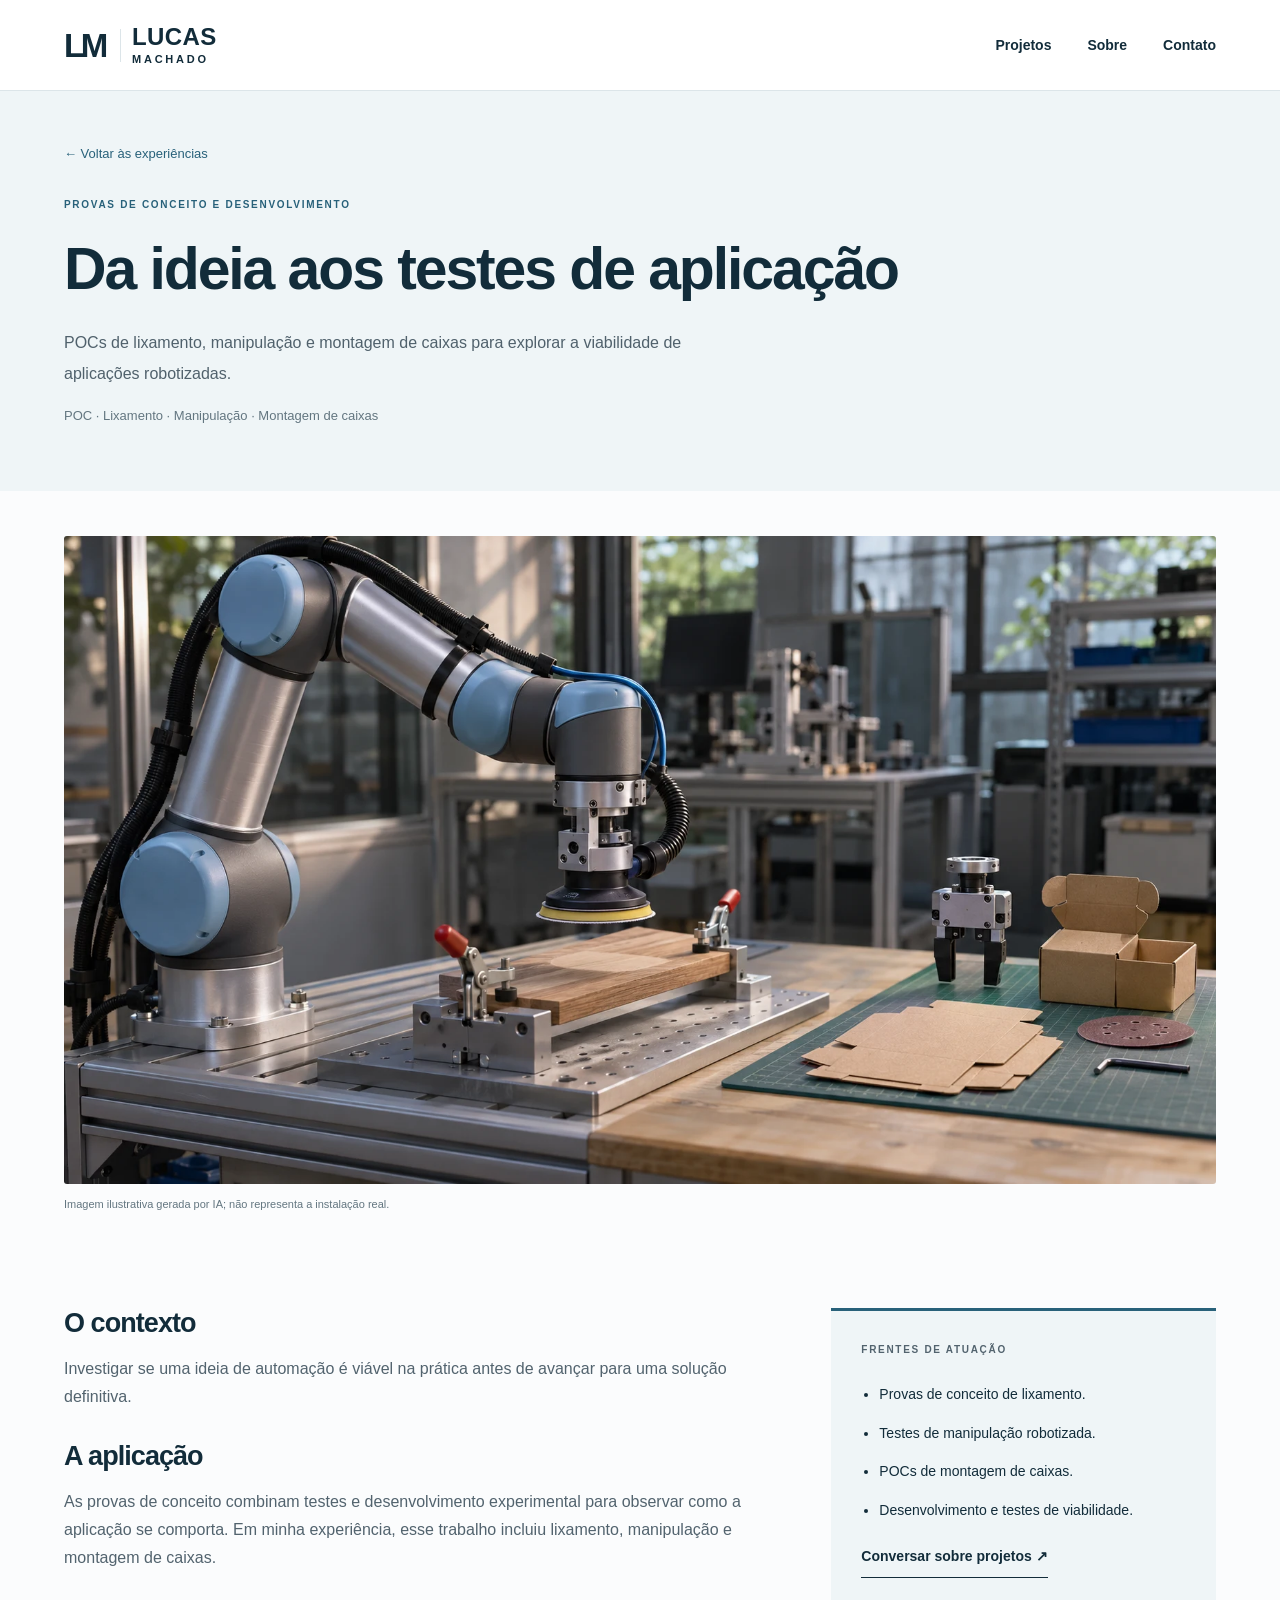
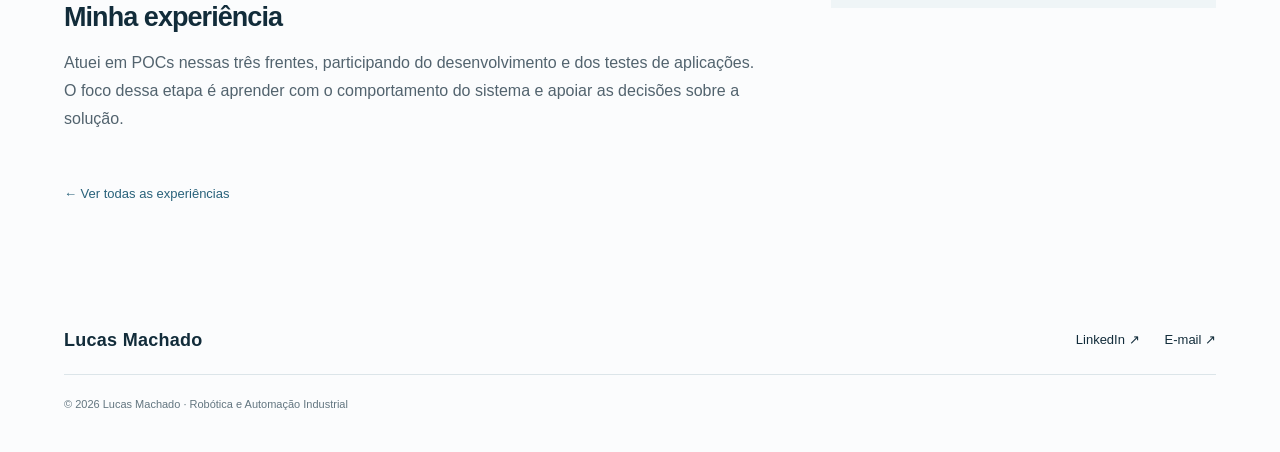
<file: provas-de-conceito.html>
<!doctype html><html lang="pt-BR"><head><meta charset="utf-8"><meta name="viewport" content="width=device-width,initial-scale=1"><meta name="description" content="POCs de lixamento, manipulação e montagem de caixas para explorar a viabilidade de aplicações robotizadas."><meta name="theme-color" content="#123140"><title>Da ideia aos testes de aplicação | Lucas Machado</title><link rel="icon" href="favicon.svg" type="image/svg+xml"><link rel="stylesheet" href="style.css?v=2"></head><body><a class="skip" href="#conteudo">Pular para o conteúdo</a><header><div class="nav wrap"><a class="brand" href="index.html" aria-label="Página inicial de Lucas Machado"><span class="monogram">LM</span><span>LUCAS<small>MACHADO</small></span></a><nav aria-label="Navegação principal"><a href="index.html#projetos">Projetos</a><a href="index.html#sobre">Sobre</a><a href="index.html#contato">Contato</a></nav></div></header><main id="conteudo"><section class="project-hero"><div class="wrap"><a class="back" href="index.html#projetos">← Voltar às experiências</a><p class="eyebrow">PROVAS DE CONCEITO E DESENVOLVIMENTO</p><h1>Da ideia aos testes de aplicação</h1><p class="intro">POCs de lixamento, manipulação e montagem de caixas para explorar a viabilidade de aplicações robotizadas.</p><p class="tech">POC · Lixamento · Manipulação · Montagem de caixas</p></div></section><div class="wrap project-body"><figure><img class="project-photo" src="poc.webp" alt="Da ideia aos testes de aplicação" width="1672" height="941"><figcaption>Imagem ilustrativa gerada por IA; não representa a instalação real.</figcaption></figure><div class="case-grid"><section><h2>O contexto</h2><p>Investigar se uma ideia de automação é viável na prática antes de avançar para uma solução definitiva.</p><h2>A aplicação</h2><p>As provas de conceito combinam testes e desenvolvimento experimental para observar como a aplicação se comporta. Em minha experiência, esse trabalho incluiu lixamento, manipulação e montagem de caixas.</p><h2>Minha experiência</h2><p>Atuei em POCs nessas três frentes, participando do desenvolvimento e dos testes de aplicações. O foco dessa etapa é aprender com o comportamento do sistema e apoiar as decisões sobre a solução.</p></section><aside class="case-aside"><p class="eyebrow">FRENTES DE ATUAÇÃO</p><ul><li>Provas de conceito de lixamento.</li><li>Testes de manipulação robotizada.</li><li>POCs de montagem de caixas.</li><li>Desenvolvimento e testes de viabilidade.</li></ul><a class="text-link" href="mailto:lucas.machado2001@hotmail.com">Conversar sobre projetos ↗</a></aside></div><a class="back" href="index.html#projetos">← Ver todas as experiências</a></div></main><footer class="wrap"><a class="brand foot-brand" href="index.html">Lucas Machado</a><div><a href="https://www.linkedin.com/in/lucas-machado-51248b234/">LinkedIn ↗</a><a href="mailto:lucas.machado2001@hotmail.com">E-mail ↗</a></div><small>© 2026 Lucas Machado · Robótica e Automação Industrial</small></footer></body></html>
</file>
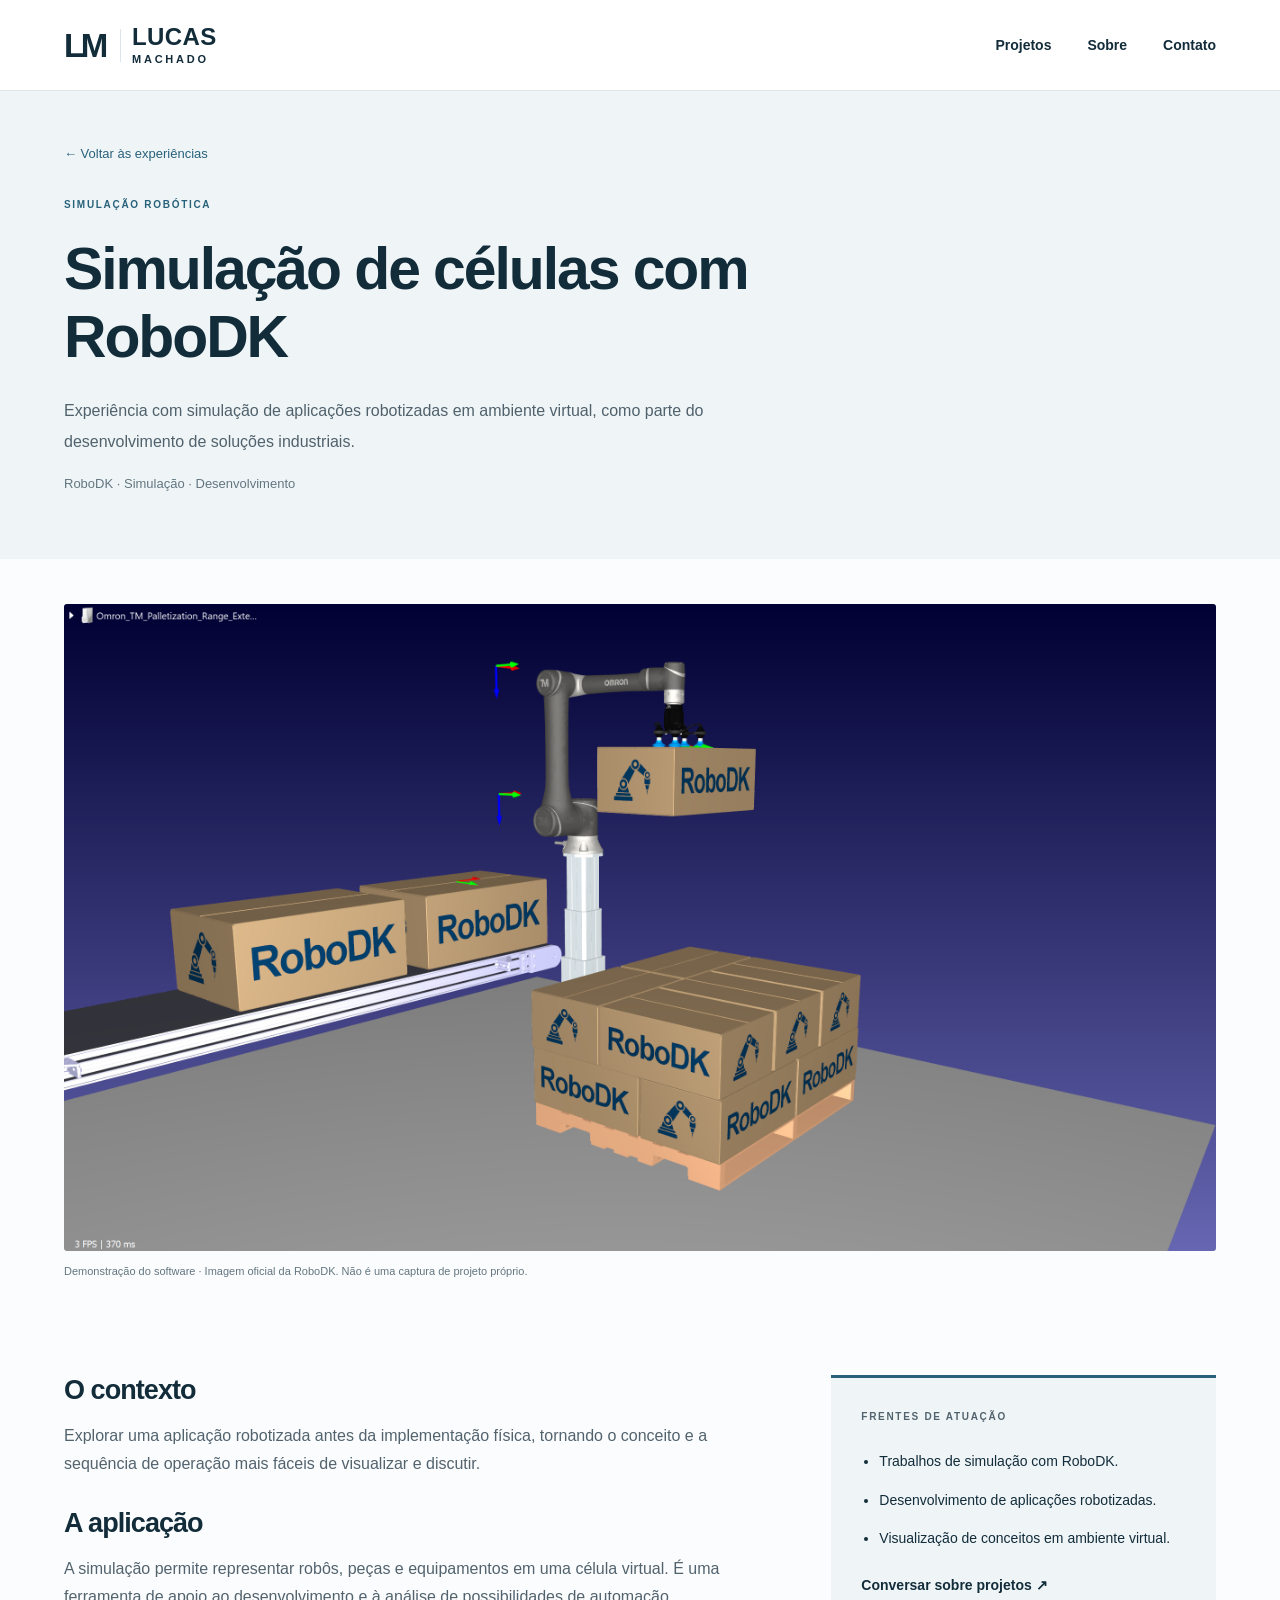
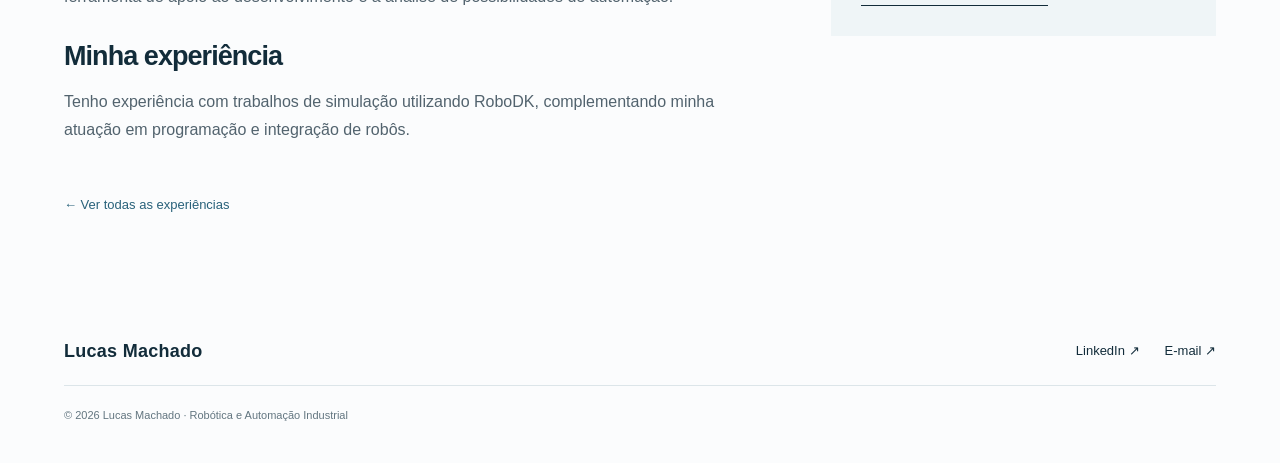
<file: simulacao-robodk.html>
<!doctype html><html lang="pt-BR"><head><meta charset="utf-8"><meta name="viewport" content="width=device-width,initial-scale=1"><meta name="description" content="Experiência com simulação de aplicações robotizadas em ambiente virtual, como parte do desenvolvimento de soluções industriais."><meta name="theme-color" content="#123140"><title>Simulação de células com RoboDK | Lucas Machado</title><link rel="icon" href="favicon.svg" type="image/svg+xml"><link rel="stylesheet" href="style.css?v=2"></head><body><a class="skip" href="#conteudo">Pular para o conteúdo</a><header><div class="nav wrap"><a class="brand" href="index.html" aria-label="Página inicial de Lucas Machado"><span class="monogram">LM</span><span>LUCAS<small>MACHADO</small></span></a><nav aria-label="Navegação principal"><a href="index.html#projetos">Projetos</a><a href="index.html#sobre">Sobre</a><a href="index.html#contato">Contato</a></nav></div></header><main id="conteudo"><section class="project-hero"><div class="wrap"><a class="back" href="index.html#projetos">← Voltar às experiências</a><p class="eyebrow">SIMULAÇÃO ROBÓTICA</p><h1>Simulação de células com RoboDK</h1><p class="intro">Experiência com simulação de aplicações robotizadas em ambiente virtual, como parte do desenvolvimento de soluções industriais.</p><p class="tech">RoboDK · Simulação · Desenvolvimento</p></div></section><div class="wrap project-body"><figure><img class="project-photo" src="robodk-simulacao.png" alt="Simulação de células com RoboDK" width="1672" height="941"><figcaption>Demonstração do software · Imagem oficial da <a href="https://robodk.com/news-media">RoboDK</a>. Não é uma captura de projeto próprio.</figcaption></figure><div class="case-grid"><section><h2>O contexto</h2><p>Explorar uma aplicação robotizada antes da implementação física, tornando o conceito e a sequência de operação mais fáceis de visualizar e discutir.</p><h2>A aplicação</h2><p>A simulação permite representar robôs, peças e equipamentos em uma célula virtual. É uma ferramenta de apoio ao desenvolvimento e à análise de possibilidades de automação.</p><h2>Minha experiência</h2><p>Tenho experiência com trabalhos de simulação utilizando RoboDK, complementando minha atuação em programação e integração de robôs.</p></section><aside class="case-aside"><p class="eyebrow">FRENTES DE ATUAÇÃO</p><ul><li>Trabalhos de simulação com RoboDK.</li><li>Desenvolvimento de aplicações robotizadas.</li><li>Visualização de conceitos em ambiente virtual.</li></ul><a class="text-link" href="mailto:lucas.machado2001@hotmail.com">Conversar sobre projetos ↗</a></aside></div><a class="back" href="index.html#projetos">← Ver todas as experiências</a></div></main><footer class="wrap"><a class="brand foot-brand" href="index.html">Lucas Machado</a><div><a href="https://www.linkedin.com/in/lucas-machado-51248b234/">LinkedIn ↗</a><a href="mailto:lucas.machado2001@hotmail.com">E-mail ↗</a></div><small>© 2026 Lucas Machado · Robótica e Automação Industrial</small></footer></body></html>
</file>
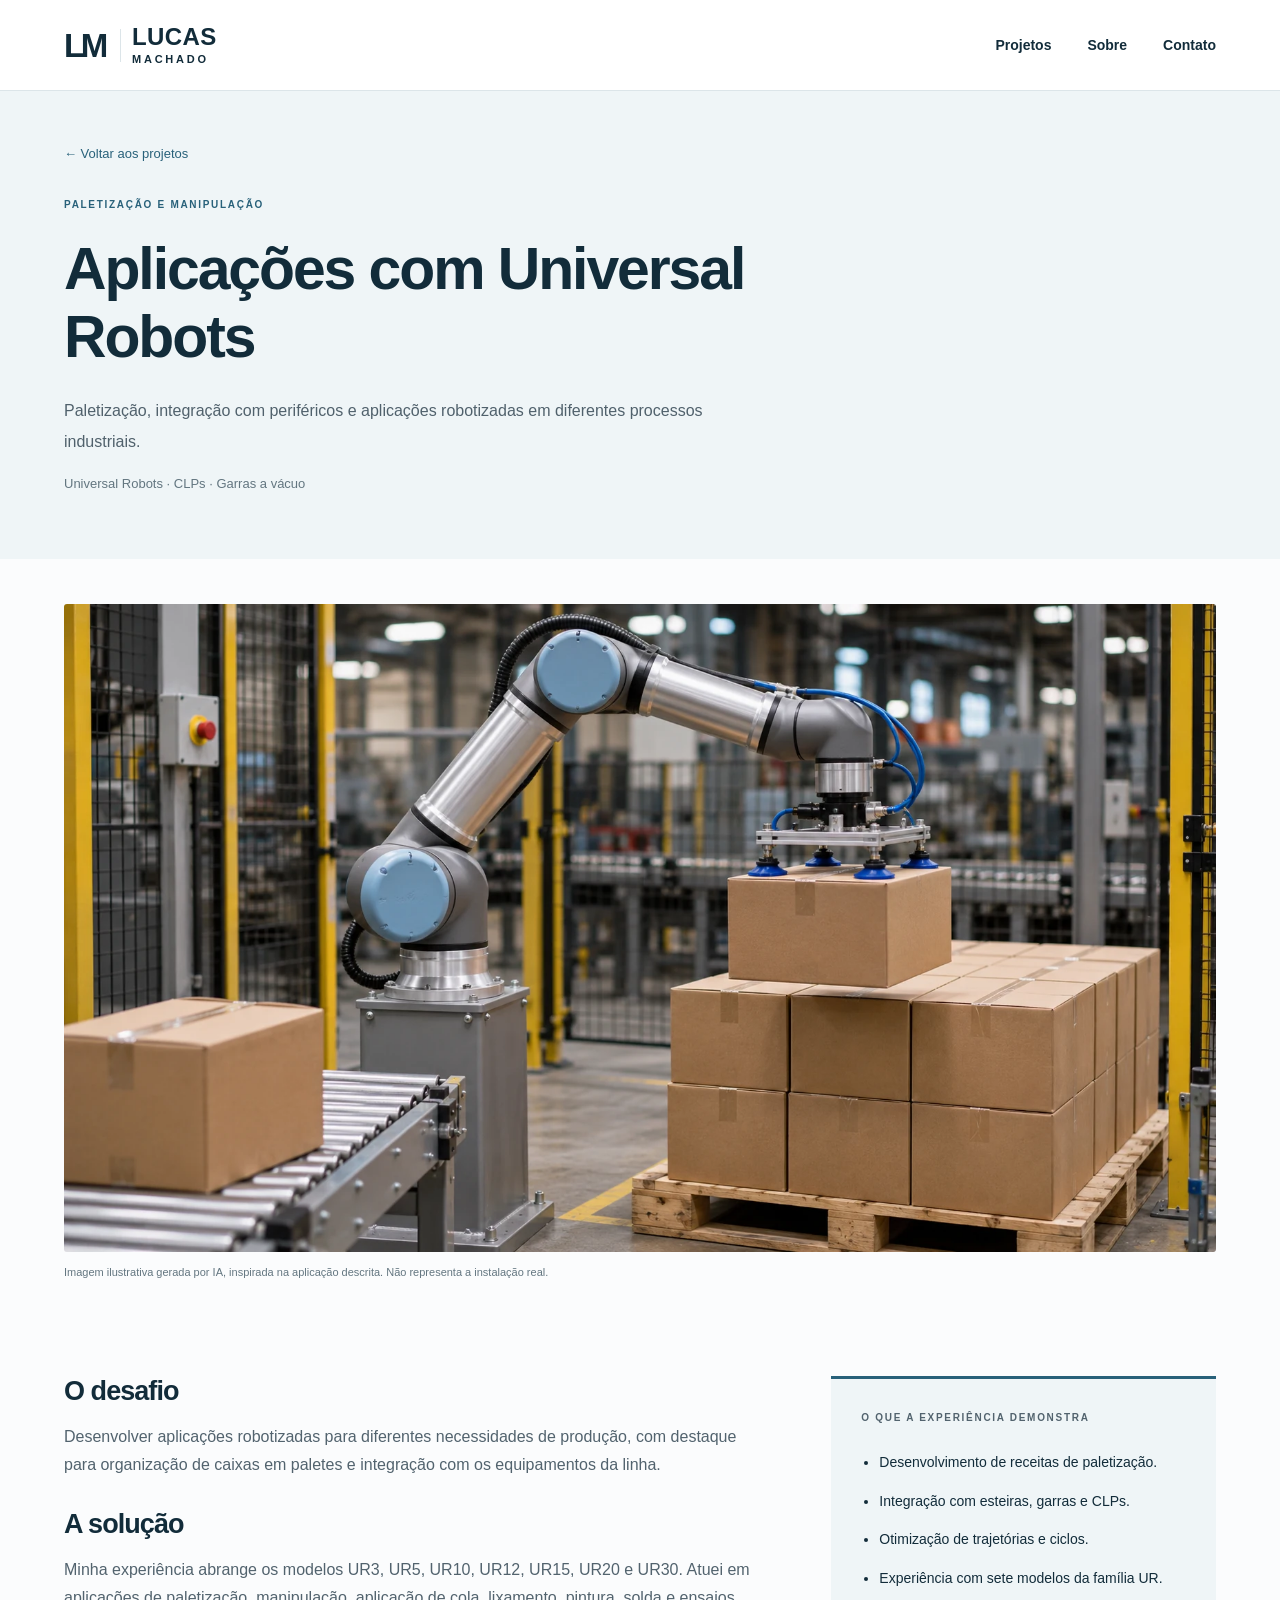
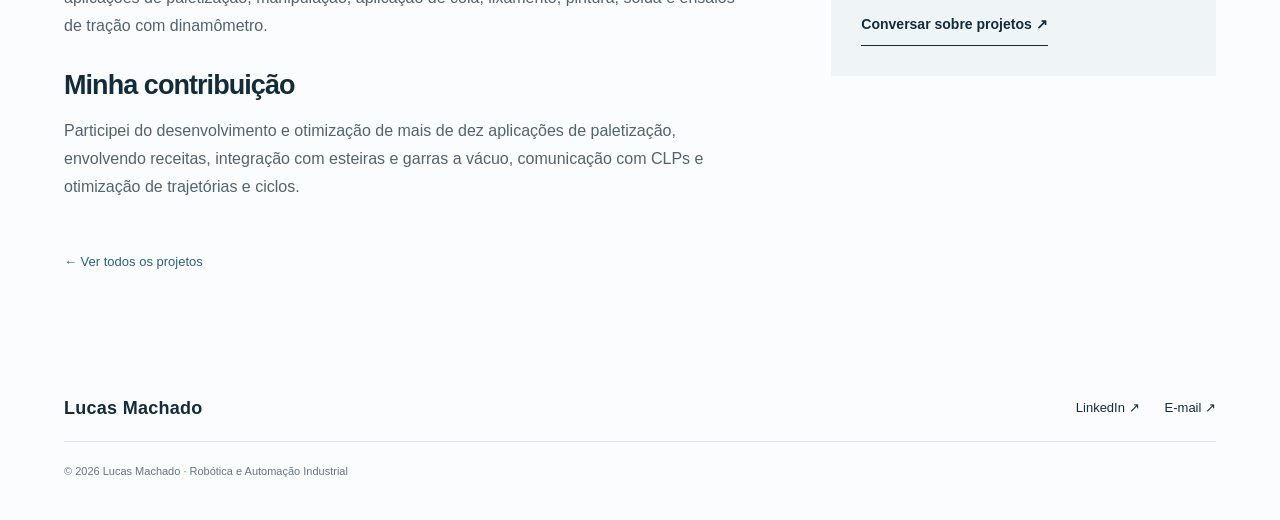
<file: universal-robots.html>
<!doctype html><html lang="pt-BR"><head><meta charset="utf-8"><meta name="viewport" content="width=device-width,initial-scale=1"><meta name="description" content="Paletização, integração com periféricos e aplicações robotizadas em diferentes processos industriais."><meta name="theme-color" content="#123140"><title>Aplicações com Universal Robots | Lucas Machado</title><link rel="icon" href="favicon.svg" type="image/svg+xml"><link rel="stylesheet" href="style.css"></head><body><a class="skip" href="#conteudo">Pular para o conteúdo</a><header><div class="nav wrap"><a class="brand" href="index.html" aria-label="Página inicial de Lucas Machado"><span class="monogram">LM</span><span>LUCAS<small>MACHADO</small></span></a><nav aria-label="Navegação principal"><a href="index.html#projetos">Projetos</a><a href="index.html#sobre">Sobre</a><a href="index.html#contato">Contato</a></nav></div></header><main id="conteudo"><section class="project-hero"><div class="wrap"><a class="back" href="index.html#projetos">← Voltar aos projetos</a><p class="eyebrow">PALETIZAÇÃO E MANIPULAÇÃO</p><h1>Aplicações com Universal Robots</h1><p class="intro">Paletização, integração com periféricos e aplicações robotizadas em diferentes processos industriais.</p><p class="tech">Universal Robots · CLPs · Garras a vácuo</p></div></section><div class="wrap project-body"><figure><img class="project-photo" src="paletizacao.webp" alt="Imagem ilustrativa de aplicações com universal robots" width="1672" height="941"><figcaption>Imagem ilustrativa gerada por IA, inspirada na aplicação descrita. Não representa a instalação real.</figcaption></figure><div class="case-grid"><section><h2>O desafio</h2><p>Desenvolver aplicações robotizadas para diferentes necessidades de produção, com destaque para organização de caixas em paletes e integração com os equipamentos da linha.</p><h2>A solução</h2><p>Minha experiência abrange os modelos UR3, UR5, UR10, UR12, UR15, UR20 e UR30. Atuei em aplicações de paletização, manipulação, aplicação de cola, lixamento, pintura, solda e ensaios de tração com dinamômetro.</p><h2>Minha contribuição</h2><p>Participei do desenvolvimento e otimização de mais de dez aplicações de paletização, envolvendo receitas, integração com esteiras e garras a vácuo, comunicação com CLPs e otimização de trajetórias e ciclos.</p></section><aside class="case-aside"><p class="eyebrow">O QUE A EXPERIÊNCIA DEMONSTRA</p><ul><li>Desenvolvimento de receitas de paletização.</li><li>Integração com esteiras, garras e CLPs.</li><li>Otimização de trajetórias e ciclos.</li><li>Experiência com sete modelos da família UR.</li></ul><a class="text-link" href="mailto:lucas.machado2001@hotmail.com">Conversar sobre projetos ↗</a></aside></div><a class="back" href="index.html#projetos">← Ver todos os projetos</a></div></main><footer class="wrap"><a class="brand foot-brand" href="index.html">Lucas Machado</a><div><a href="https://www.linkedin.com/in/lucas-machado-51248b234/">LinkedIn ↗</a><a href="mailto:lucas.machado2001@hotmail.com">E-mail ↗</a></div><small>© 2026 Lucas Machado · Robótica e Automação Industrial</small></footer></body></html>
</file>
<file: style.css>
:root{--ink:#122c3a;--accent:#28617a;--muted:#637680;--line:#dce5e9;--pale:#eff5f7;--paper:#fbfcfd}*{box-sizing:border-box}html{scroll-behavior:smooth;scroll-padding-top:25px}body{margin:0;font-family:Arial,Helvetica,sans-serif;background:var(--paper);color:var(--ink);line-height:1.75}a{color:inherit;text-decoration:none}a:hover{color:var(--accent)}a:focus-visible{outline:3px solid #257da3;outline-offset:5px}img{max-width:100%;height:auto;display:block}figure{margin:0}h1,h2,h3,p{margin-top:0}h1,h2,h3{line-height:1.15;letter-spacing:-.035em}h1{font-size:clamp(3.4rem,5.8vw,5.2rem);margin-bottom:24px}h2{font-size:clamp(2rem,3vw,2.6rem);margin-bottom:16px}h3{font-size:1.35rem}.wrap{width:min(1160px,90%);margin:auto}.nav{height:90px;display:flex;align-items:center;justify-content:space-between}header{background:white;border-bottom:1px solid var(--line)}.brand{display:flex;align-items:center;gap:11px;font-size:24px;font-weight:800;line-height:1;letter-spacing:.015em}.brand small{display:block;font-size:11px;letter-spacing:.25em;margin-top:5px}.monogram{font-size:33px;letter-spacing:-.1em;border-right:1px solid var(--line);padding-right:15px}nav{display:flex;gap:36px;font-size:14px;font-weight:600}.hero{background:linear-gradient(110deg,#edf4f7,#f5f8fa)}.hero-grid{display:grid;grid-template-columns:1.2fr 1fr;align-items:center;gap:70px;padding-top:76px;padding-bottom:76px}.eyebrow{font-size:10px;font-weight:700;letter-spacing:.17em;color:var(--accent);margin-bottom:24px}.specialty{font-size:17px;color:var(--accent);font-weight:700}.intro{font-size:16px;line-height:1.95;color:#50616c;max-width:670px}.hero-image img{width:100%;aspect-ratio:1/1.08;object-fit:cover;object-position:54%;border-radius:3px;box-shadow:0 22px 50px #19374616;border-bottom:4px solid var(--accent)}figcaption{font-size:11px;color:var(--muted);margin-top:12px;line-height:1.5}.actions{display:flex;align-items:center;gap:15px;margin-top:32px}.text-link{display:inline-flex;gap:25px;font-weight:700;font-size:14px;border-bottom:1px solid var(--ink);padding:8px 0}.actions .text-link{margin-right:12px}.social{border:1px solid var(--line);border-radius:50%;width:38px;height:38px;display:grid;place-items:center;font-weight:800}.section{padding-top:85px;padding-bottom:85px}.section .eyebrow{margin-bottom:13px}.section-intro{color:var(--muted);margin-bottom:40px}.project-grid{display:grid;grid-template-columns:repeat(3,1fr);gap:28px}.card-image{display:block;position:relative;overflow:hidden;border-radius:3px;margin-bottom:24px}.card-image img{width:100%;aspect-ratio:16/10;object-fit:cover;transition:transform .25s}.card-image span{position:absolute;bottom:0;right:0;background:#122c3ae6;color:white;padding:7px 12px;font-size:11px}.card:hover img{transform:scale(1.025)}.card .eyebrow{font-size:9px;letter-spacing:.1em;margin-bottom:12px}.card h3{font-size:23px;margin-bottom:14px}.card p{font-size:14px;color:#5f6e76;line-height:1.8}.card .tech{font-size:11px;color:var(--accent);border-top:1px solid var(--line);padding-top:16px}.image-note{font-size:11px;color:var(--muted);margin:30px 0 0}.skills-section{background:var(--pale);border-block:1px solid var(--line)}.skills-grid{display:grid;grid-template-columns:repeat(3,1fr);gap:45px;margin-top:40px}.skills-grid>div{border-top:2px solid #9bb3bf;padding-top:23px}.skills-grid p{font-size:14px}.muted{color:var(--muted)}.about{display:grid;grid-template-columns:1.25fr 1fr;gap:95px}.about h3{font-size:28px;margin:27px 0}.about p{font-size:15px;color:#566772}.about .eyebrow{font-size:10px}.education{padding:35px;background:var(--pale);align-self:center;border-left:3px solid var(--accent)}.education div+div{border-top:1px solid var(--line)}.education h3{font-size:17px;margin:23px 0 9px}.education p{font-size:13px}.contact{background:#e8f0f4;padding:65px 0}.contact h2{font-size:clamp(2rem,3.4vw,3rem)}.contact p{color:#526873}.button{display:inline-flex;gap:35px;background:var(--ink);color:white;padding:13px 23px;border-radius:2px;margin-top:12px;font-size:14px;font-weight:700}.button:hover{background:var(--accent);color:white}.contact-email{display:block;font-size:13px;margin-top:18px;overflow-wrap:anywhere}footer{padding-block:38px;display:flex;justify-content:space-between;align-items:center;gap:22px;flex-wrap:wrap}footer .brand{font-size:18px}footer div{display:flex;gap:25px;font-size:13px}footer small{flex-basis:100%;color:var(--muted);font-size:11px;border-top:1px solid var(--line);padding-top:20px}.skip{position:absolute;top:-100px;left:15px;background:white;padding:10px;z-index:10}.skip:focus{top:10px}.project-hero{background:var(--pale);padding:48px 0 50px}.back{font-size:13px;color:var(--accent);display:inline-block;margin-bottom:30px}.project-hero h1{font-size:clamp(2.3rem,4.6vw,4rem);max-width:850px}.project-hero .eyebrow{margin-bottom:22px}.tech{font-size:13px;color:var(--muted)}.project-body{padding-top:45px;padding-bottom:55px}.project-photo{width:100%;border-radius:3px}.case-grid{display:grid;grid-template-columns:1.8fr 1fr;gap:75px;padding:65px 0 30px}.case-grid h2{font-size:27px;margin-top:30px}.case-grid p{color:#52636e}.case-aside{background:var(--pale);padding:30px;align-self:start;border-top:3px solid var(--accent);margin-top:30px}.case-aside ul{padding-left:18px;font-size:14px}.case-aside li{margin-bottom:14px}@media(max-width:800px){.hero-grid{gap:30px;padding-block:45px}.project-grid{gap:18px}.card h3{font-size:19px}.about{gap:35px}.skills-grid{gap:25px}.hero-image img{aspect-ratio:3/4}}@media(max-width:600px){.nav{height:76px}.brand{font-size:18px}.monogram{font-size:27px}.brand small{font-size:9px}nav{gap:17px;font-size:12px}.hero-grid,.project-grid,.skills-grid,.about,.case-grid{grid-template-columns:1fr}.hero-grid{padding-block:42px;gap:30px}.hero h1{font-size:58px}.hero-image img{aspect-ratio:16/11;object-position:center}.section{padding-block:55px}.project-grid{gap:35px}.card h3{font-size:24px}.skills-grid{gap:22px;margin-top:28px}.about{gap:30px}.education{padding:25px}.case-grid{gap:12px;padding-top:20px}.case-aside{margin-top:0}.project-hero{padding-block:30px}.contact{padding-block:48px}.contact-email{font-size:12px}.specialty{font-size:15px}}@media(prefers-reduced-motion:reduce){html{scroll-behavior:auto}*{transition:none!important}}
/* Portfolio expanded: original portraits and vertical experiences */
.hero-grid{grid-template-columns:1fr 1.1fr;gap:65px}.hero-image.portrait img{aspect-ratio:auto;height:auto;object-fit:contain;border-bottom:0;border-radius:2px}.experiences{max-width:1060px}.experiences>.section-intro{max-width:720px;font-size:17px;line-height:1.8;margin-bottom:65px}.experience{padding:0 0 64px;margin-bottom:64px;border-bottom:1px solid var(--line)}.experience:last-child{margin-bottom:0;padding-bottom:0;border-bottom:0}.experience-head{display:flex;gap:25px;align-items:flex-start;margin-bottom:25px}.project-number{font-size:15px;color:#78929f;line-height:1;padding-top:3px;font-weight:bold}.experience .eyebrow{margin:0 0 12px;font-size:10px}.experience h3{font-size:clamp(1.8rem,3.2vw,2.7rem);margin:0;letter-spacing:-.035em}.experience-image{display:block;overflow:hidden;border-radius:4px;background:#edf2f5}.experience-image img{width:100%;height:auto;aspect-ratio:16/9;object-fit:cover;transition:transform .6s ease}.experience-image:hover img{transform:scale(1.015)}.experience figcaption{font-size:10px;line-height:1.6}.experience figcaption a{text-decoration:underline}.experience-copy{display:grid;grid-template-columns:1fr 1fr;gap:55px;margin-top:26px}.experience-copy p{font-size:15px;color:#526570;line-height:1.85}.experience-copy .experience-intro{font-size:20px;line-height:1.55;color:var(--ink);margin-bottom:16px}.experience-copy .tech{font-size:12px;color:var(--accent)}.experience-copy .text-link{margin-top:0}.about{align-items:start;gap:65px}.about-photo{margin-bottom:30px;max-width:340px;margin-inline:auto}.about-photo img{width:100%;height:auto;border-radius:3px}.about-side .education{padding:28px}.about-side .education h3{font-size:17px}.reveal{transition:opacity .7s ease,transform .7s ease}.reveal.awaiting{opacity:0;transform:translateY(26px)}@media(max-width:800px){.hero-grid{gap:30px}.hero-image.portrait img{aspect-ratio:auto}.experience-copy{gap:30px}.experience{padding-bottom:45px;margin-bottom:45px}}@media(max-width:600px){.hero-grid,.experience-copy{grid-template-columns:1fr}.hero-grid{gap:30px}.experience-head{gap:15px}.experience h3{font-size:28px}.experience-copy{gap:5px}.experience-copy .experience-intro{font-size:19px}.experiences>.section-intro{font-size:15px;margin-bottom:40px}.experience-image img{aspect-ratio:16/10}.about-photo{max-width:100%}.about-photo img{width:100%;height:auto}.section.experiences{padding-block:50px}}@media(prefers-reduced-motion:reduce){.reveal.awaiting{opacity:1;transform:none}.reveal{transition:none}}

.about-photo{max-width:100%}
</file>
